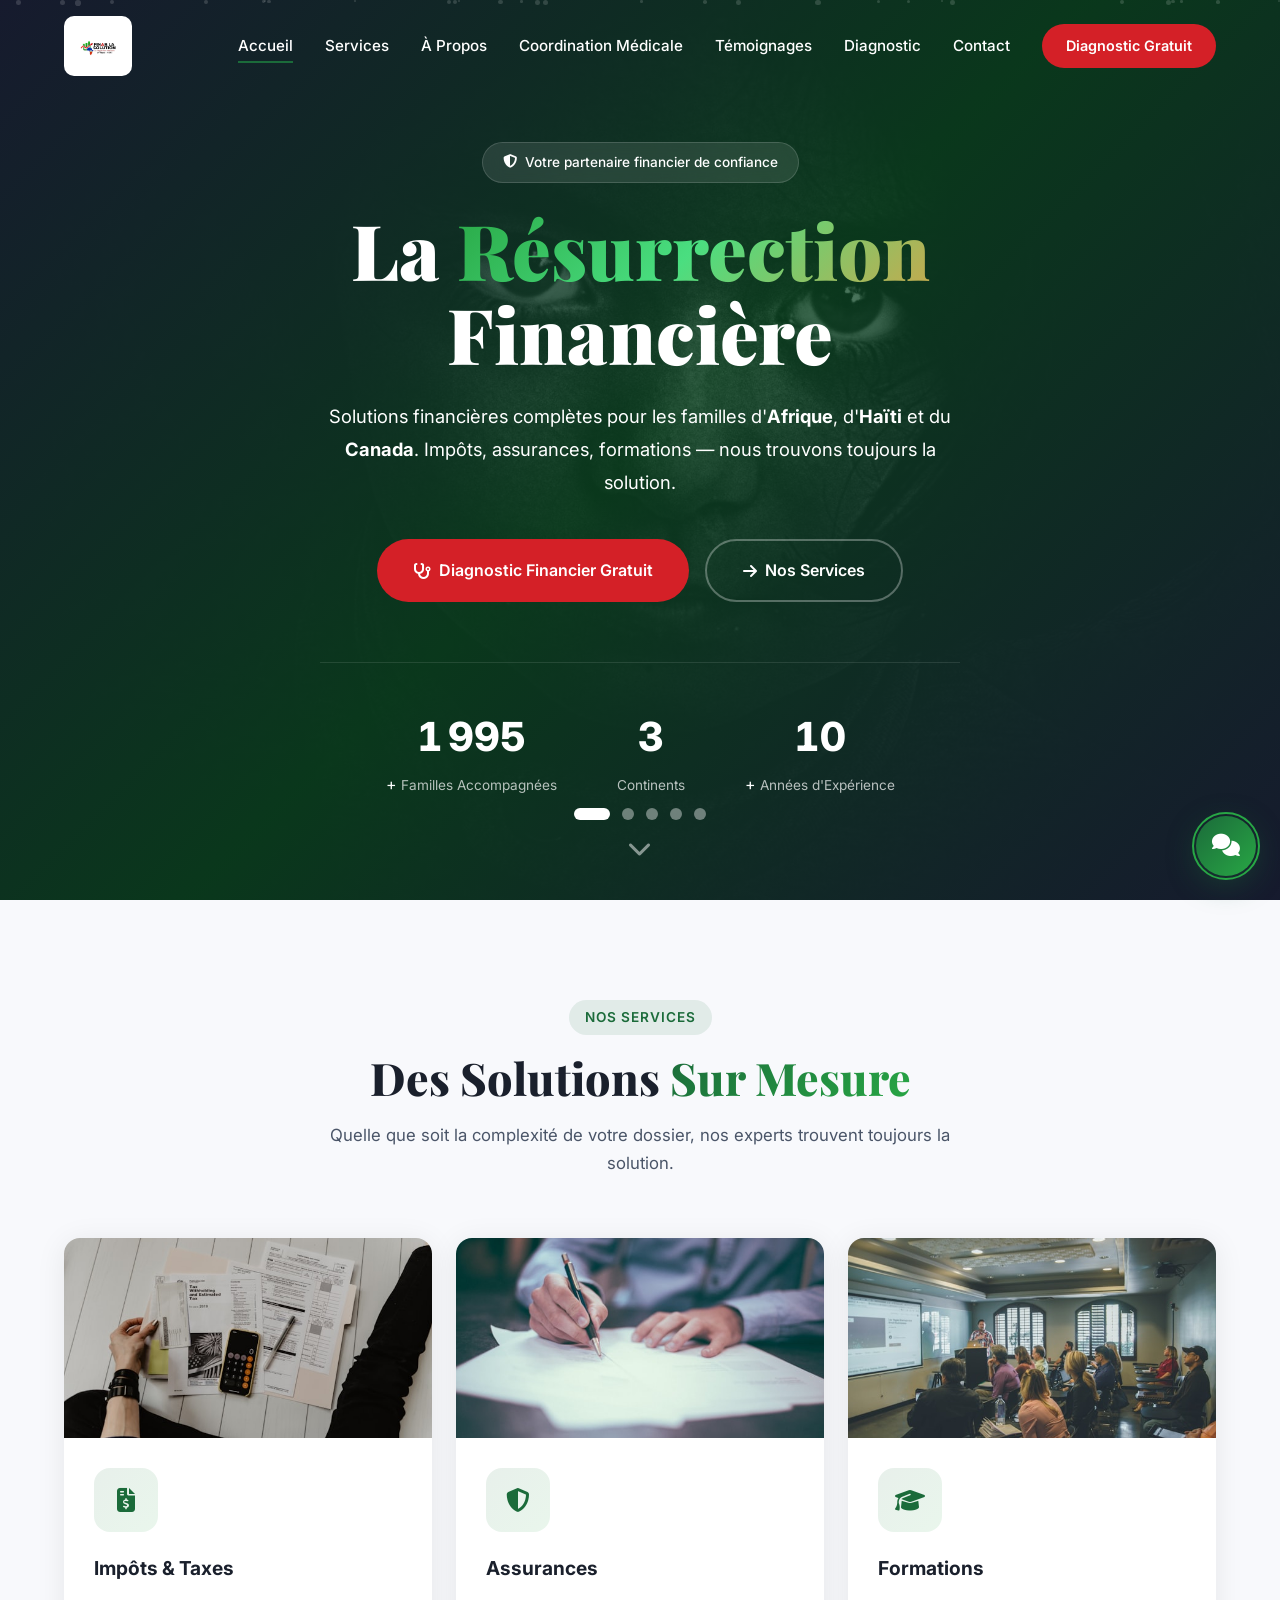
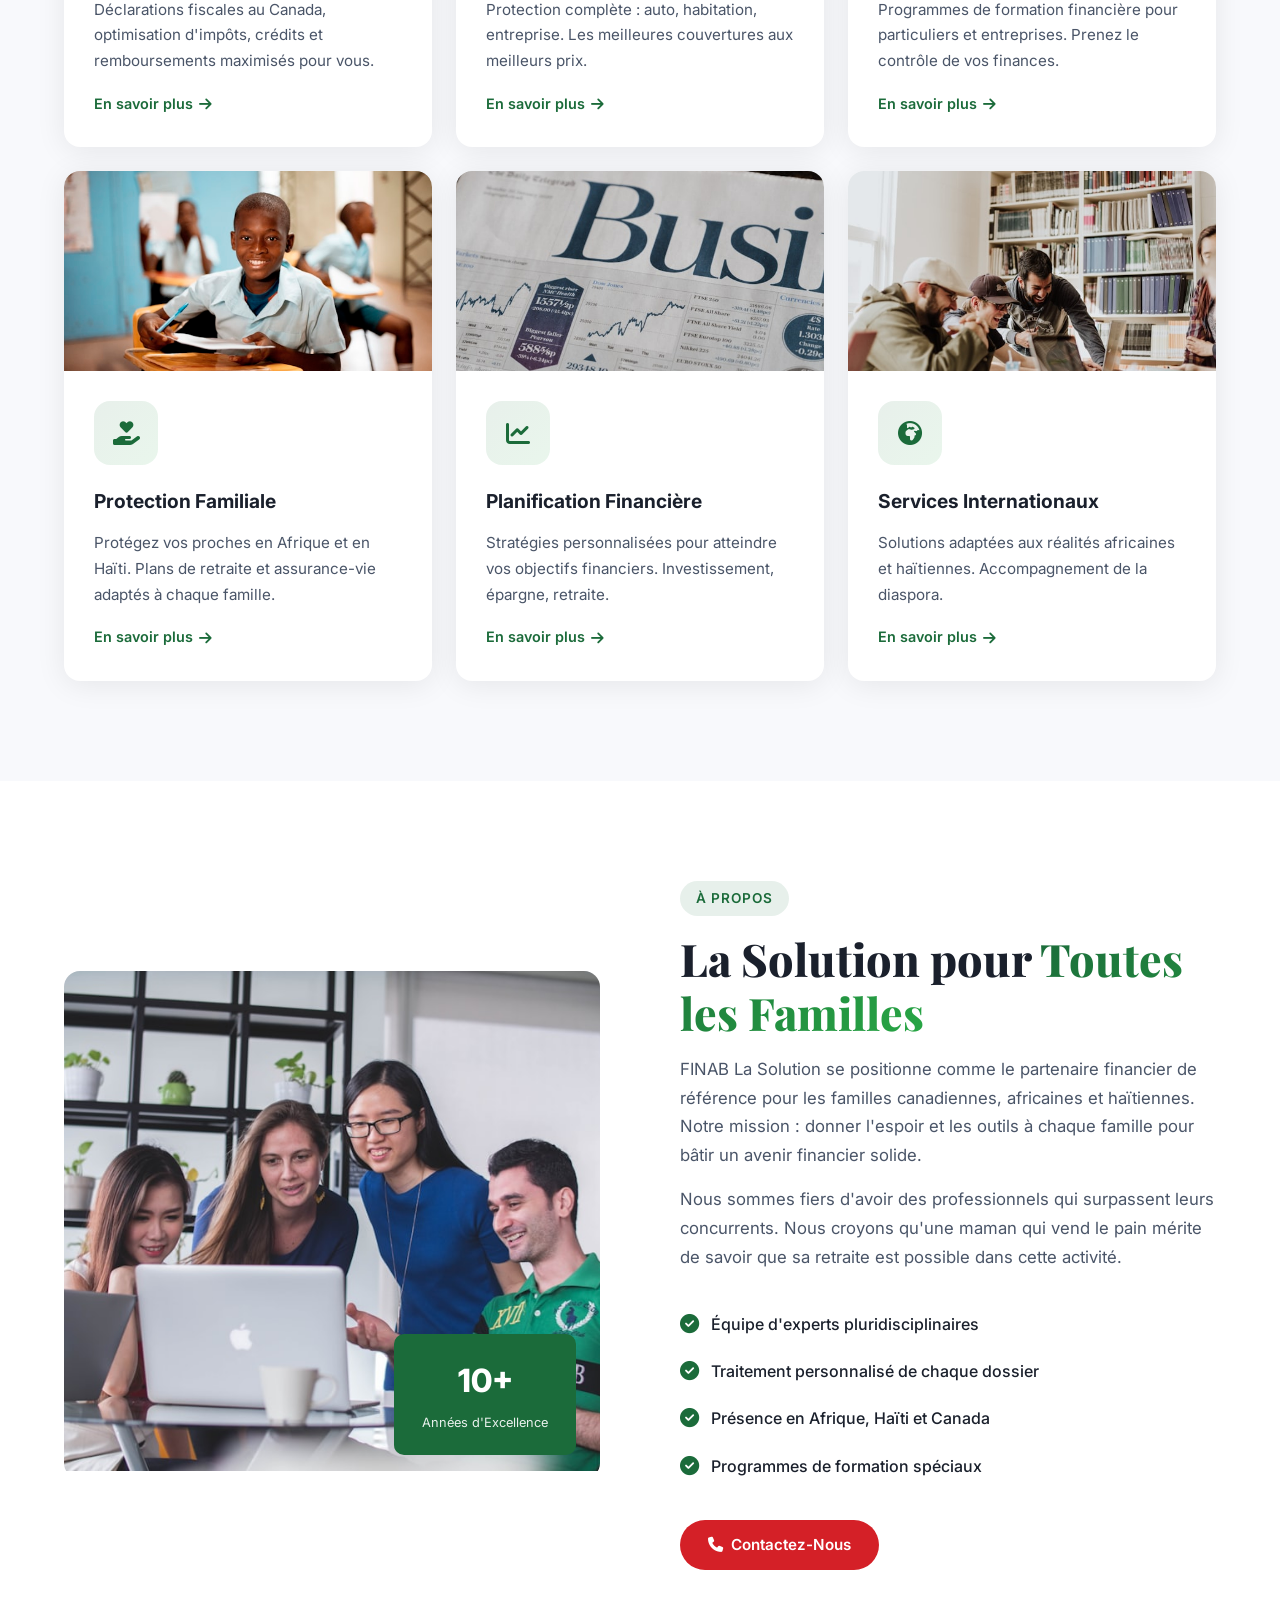
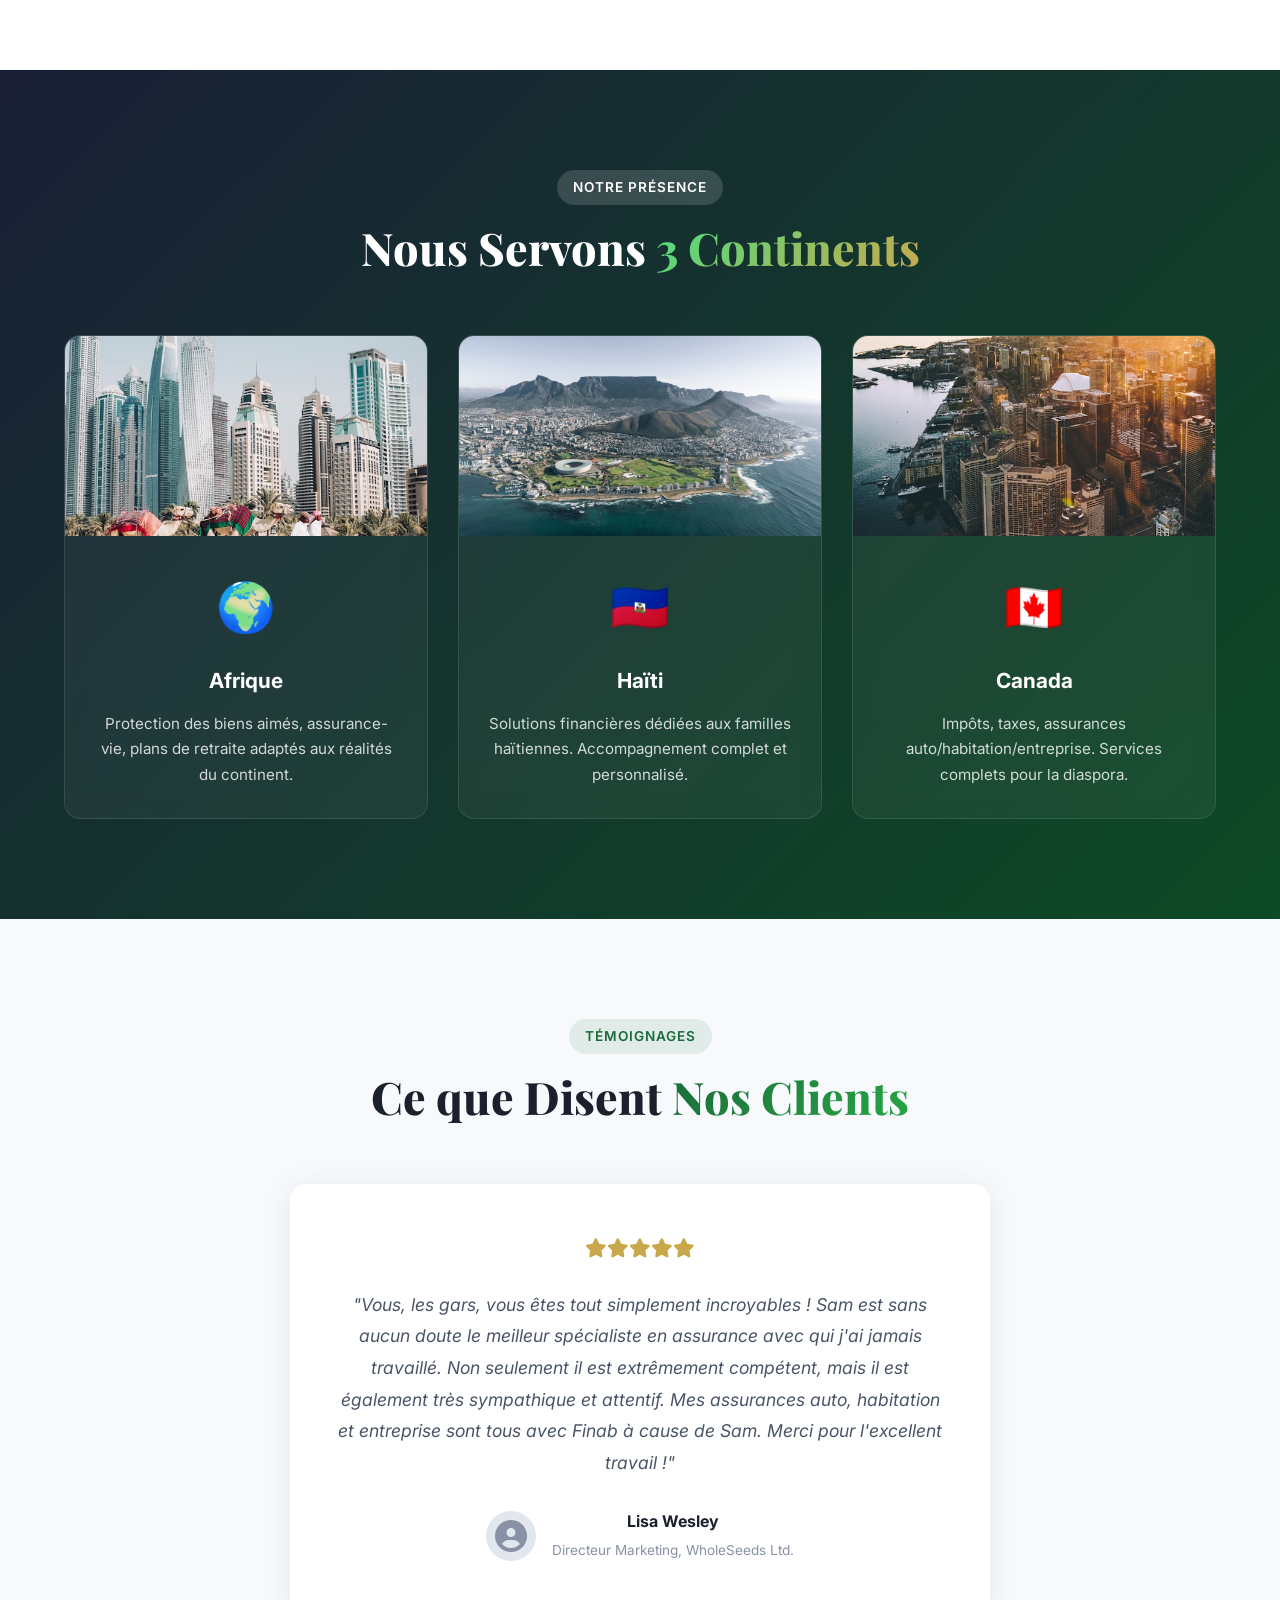
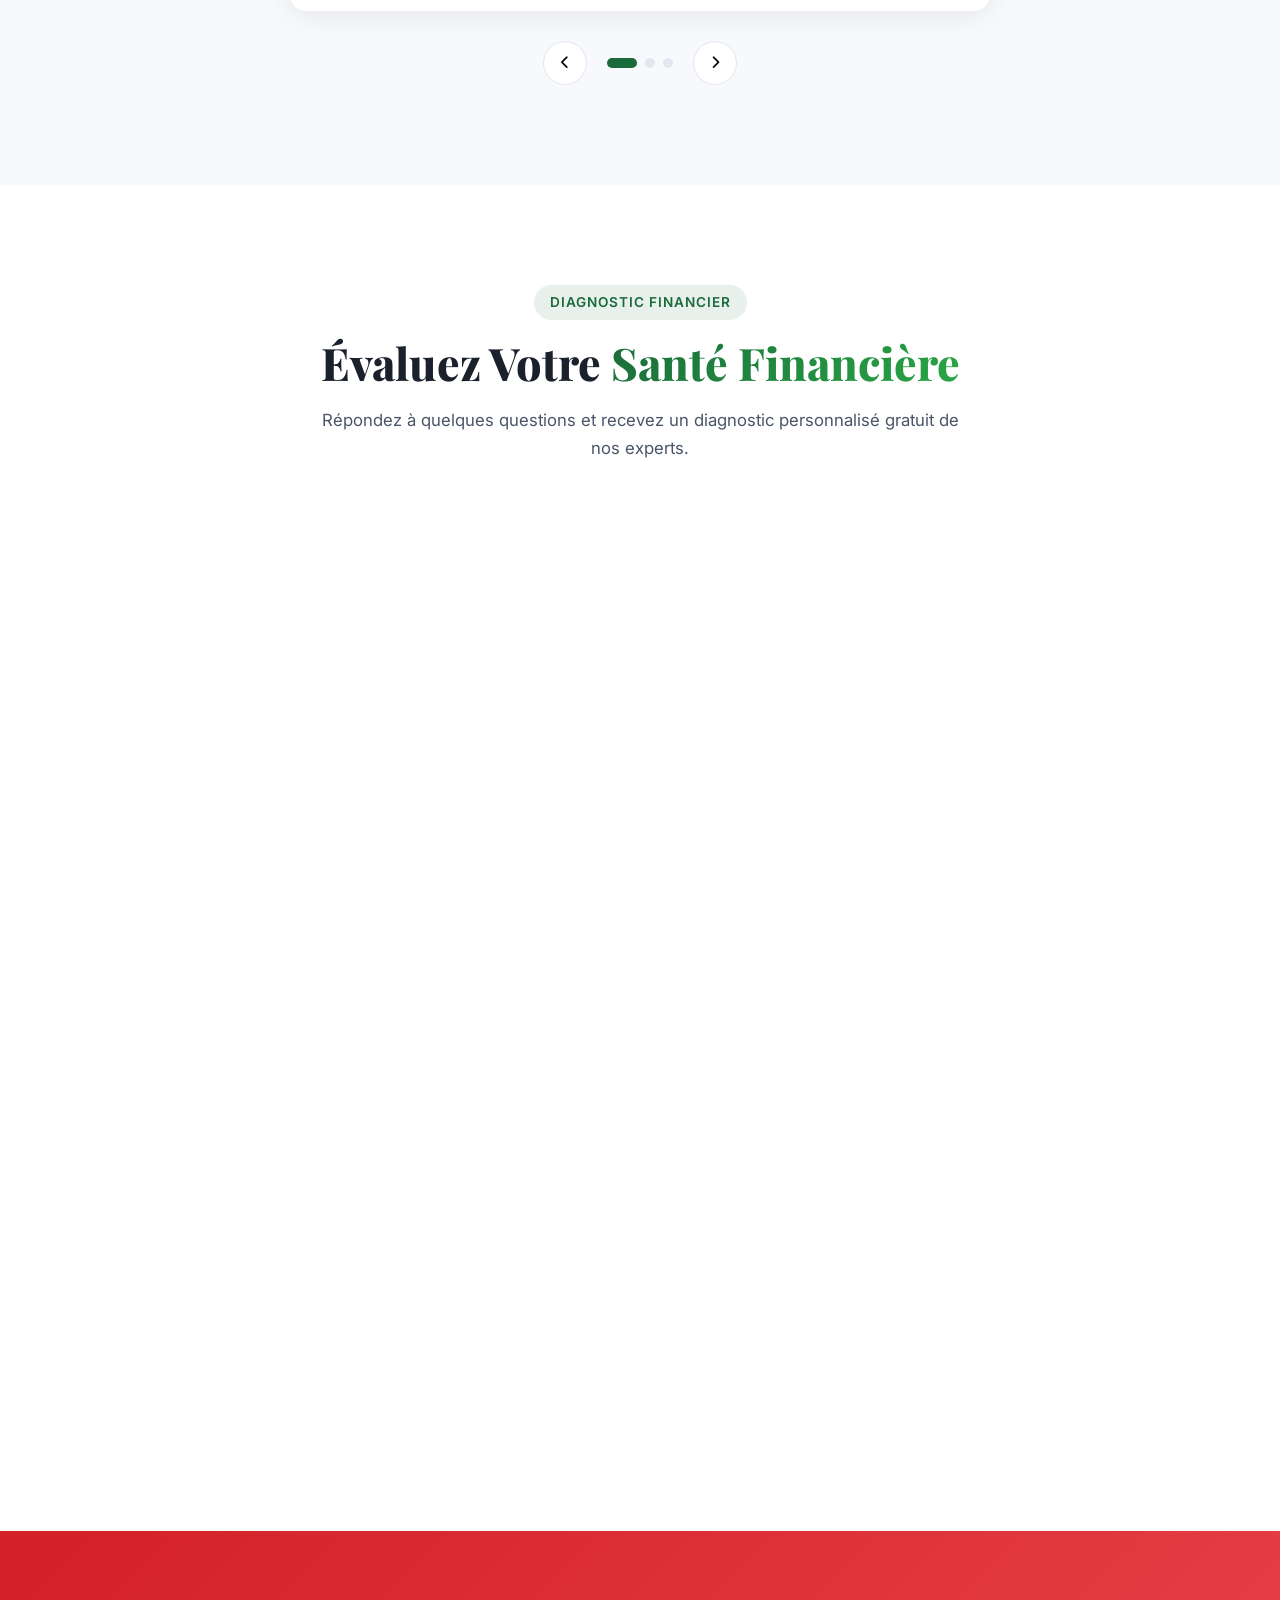
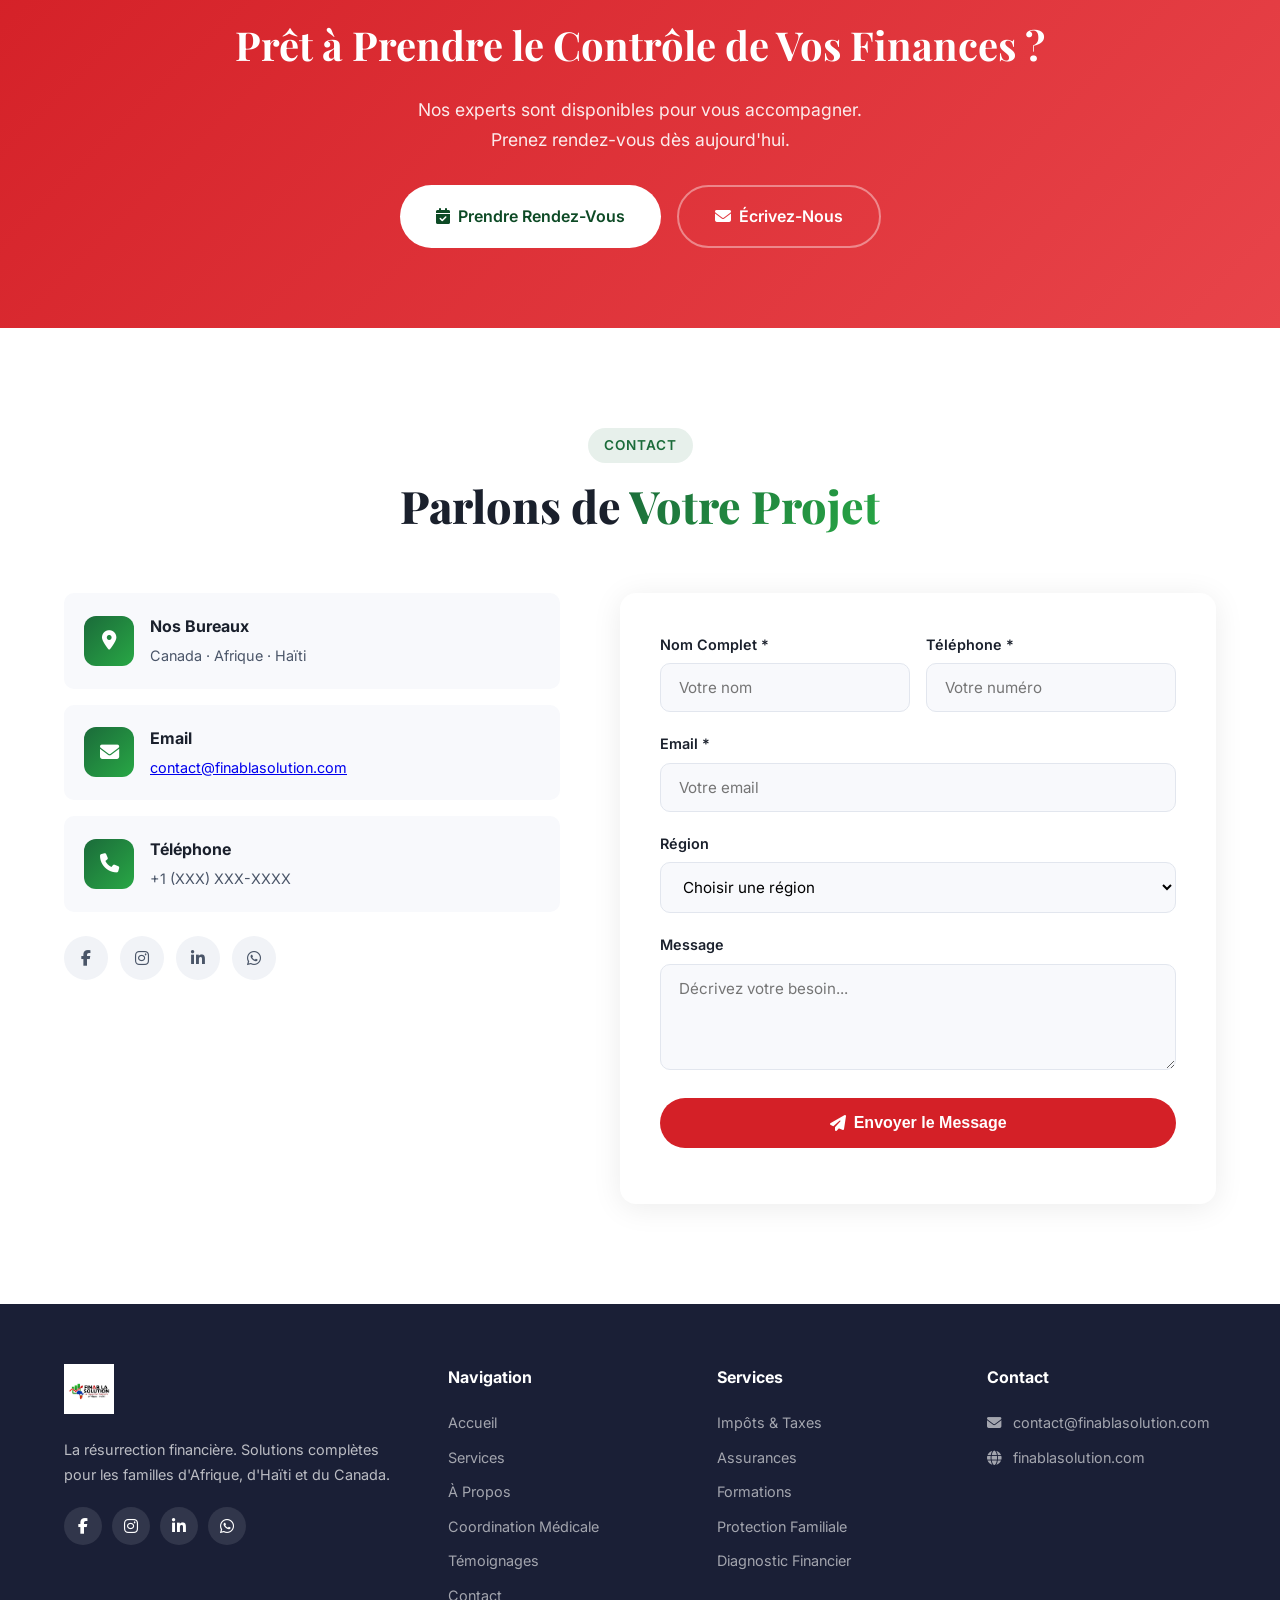
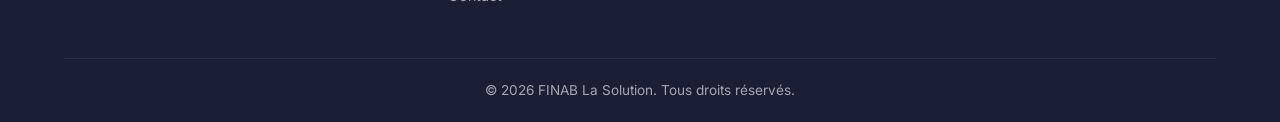
<file: index.html>
<!DOCTYPE html>
<html lang="fr">
<head>
    <meta charset="UTF-8">
    <meta name="viewport" content="width=device-width, initial-scale=1.0">
    <title>FINAB La Solution — La Résurrection Financière | Afrique - Haïti - Canada</title>
    <meta name="description" content="FINAB La Solution : services financiers, impôts, assurances et formations pour les familles canadiennes, africaines et haïtiennes.">
    <link rel="icon" href="img/logo-white.webp">
    <meta property="og:type" content="website">
    <meta property="og:title" content="FINAB La Solution — La Résurrection Financière">
    <meta property="og:description" content="Impôts, assurances, formations et coordination médicale pour les familles d'Afrique, d'Haïti et du Canada.">
    <meta property="og:image" content="img/hero1.jpg">
    <meta property="og:locale" content="fr_CA">
    <meta name="twitter:card" content="summary_large_image">
    <link href="https://fonts.googleapis.com/css2?family=Inter:wght@300;400;500;600;700;800;900&family=Playfair+Display:wght@700;800;900&display=swap" rel="stylesheet">
    <link rel="stylesheet" href="https://cdnjs.cloudflare.com/ajax/libs/font-awesome/6.5.1/css/all.min.css">
    <link rel="stylesheet" href="css/style.css">
    <link rel="stylesheet" href="css/animations.css">
    <link rel="stylesheet" href="css/chatbot.css">
</head>
<body>
    <!-- Preloader -->
    <div id="preloader">
        <div class="loader">
            <img src="img/logo-white.webp" alt="FINAB" class="loader-logo">
            <div class="loader-bar"><div class="loader-progress"></div></div>
        </div>
    </div>

    <!-- Navigation -->
    <header id="navbar" class="navbar">
        <div class="container nav-container">
            <a href="#" class="nav-logo">
                <img src="img/logo-white.webp" alt="FINAB La Solution">
            </a>
            <nav class="nav-menu" id="navMenu">
                <a href="#accueil" class="nav-link active">Accueil</a>
                <a href="#services" class="nav-link">Services</a>
                <a href="#apropos" class="nav-link">À Propos</a>
                <a href="./pages/coordination-medicale.html" class="nav-link">Coordination Médicale</a>
                <a href="#temoignages" class="nav-link">Témoignages</a>
                <a href="#diagnostic" class="nav-link">Diagnostic</a>
                <a href="#contact" class="nav-link">Contact</a>
                <a href="#diagnostic" class="nav-btn">Diagnostic Gratuit</a>
            </nav>
            <button class="nav-toggle" id="navToggle" aria-label="Menu">
                <span></span><span></span><span></span>
            </button>
        </div>
    </header>

    <!-- Hero Slider Section -->
    <section id="accueil" class="hero">
        <!-- Background Slider -->
        <div class="hero-slider">
            <div class="hero-slide active" style="background-image: url('img/hero1.jpg')">
                <div class="slide-overlay"></div>
            </div>
            <div class="hero-slide" style="background-image: url('img/hero2.jpg')">
                <div class="slide-overlay"></div>
            </div>
            <div class="hero-slide" style="background-image: url('img/hero3.jpg')">
                <div class="slide-overlay"></div>
            </div>
            <div class="hero-slide" style="background-image: url('img/hero5.jpg')">
                <div class="slide-overlay"></div>
            </div>
            <div class="hero-slide" style="background-image: url('img/hero4.jpg')">
                <div class="slide-overlay"></div>
            </div>
        </div>
        <div class="particles" id="particles"></div>
        <div class="container hero-content">
            <div class="hero-badge fade-up">
                <i class="fas fa-shield-halved"></i>
                Votre partenaire financier de confiance
            </div>
            <h1 class="hero-title fade-up delay-1">
                La <span class="text-gradient">Résurrection</span><br>
                Financière
            </h1>
            <p class="hero-subtitle fade-up delay-2">
                Solutions financières complètes pour les familles d'<strong>Afrique</strong>, d'<strong>Haïti</strong> et du <strong>Canada</strong>. 
                Impôts, assurances, formations — nous trouvons toujours la solution.
            </p>
            <div class="hero-cta fade-up delay-3">
                <a href="#diagnostic" class="btn btn-primary btn-lg">
                    <i class="fas fa-stethoscope"></i> Diagnostic Financier Gratuit
                </a>
                <a href="#services" class="btn btn-outline btn-lg">
                    <i class="fas fa-arrow-right"></i> Nos Services
                </a>
            </div>
            <div class="hero-stats fade-up delay-4">
                <div class="stat">
                    <span class="stat-number" data-count="2000">0</span>+
                    <span class="stat-label">Familles Accompagnées</span>
                </div>
                <div class="stat">
                    <span class="stat-number" data-count="3">0</span>
                    <span class="stat-label">Continents</span>
                </div>
                <div class="stat">
                    <span class="stat-number" data-count="10">0</span>+
                    <span class="stat-label">Années d'Expérience</span>
                </div>
            </div>
        </div>
        <!-- Slider Navigation -->
        <div class="hero-slider-nav" aria-label="Choisir une image du carrousel">
            <button type="button" class="slider-dot active" aria-label="Image 1"></button>
            <button type="button" class="slider-dot" aria-label="Image 2"></button>
            <button type="button" class="slider-dot" aria-label="Image 3"></button>
            <button type="button" class="slider-dot" aria-label="Image 4"></button>
            <button type="button" class="slider-dot" aria-label="Image 5"></button>
        </div>
        <div class="hero-scroll">
            <a href="#services"><i class="fas fa-chevron-down"></i></a>
        </div>
    </section>

    <!-- Services Section -->
    <section id="services" class="section services">
        <div class="container">
            <div class="section-header fade-up">
                <span class="section-tag">Nos Services</span>
                <h2 class="section-title">Des Solutions <span class="text-gradient">Sur Mesure</span></h2>
                <p class="section-desc">Quelle que soit la complexité de votre dossier, nos experts trouvent toujours la solution.</p>
            </div>
            <div class="services-grid">
                <div class="service-card fade-up">
                    <div class="service-img"><img src="img/service-impots.jpg" loading="lazy" decoding="async" alt="Impôts & Taxes"></div>
                    <div class="service-body">
                        <div class="service-icon"><i class="fas fa-file-invoice-dollar"></i></div>
                        <h3>Impôts & Taxes</h3>
                        <p>Déclarations fiscales au Canada, optimisation d'impôts, crédits et remboursements maximisés pour vous.</p>
                        <a href="#contact" class="service-link">En savoir plus <i class="fas fa-arrow-right"></i></a>
                    </div>
                </div>
                <div class="service-card fade-up delay-1">
                    <div class="service-img"><img src="img/service-assurance.jpg" loading="lazy" decoding="async" alt="Assurances"></div>
                    <div class="service-body">
                        <div class="service-icon"><i class="fas fa-shield-halved"></i></div>
                        <h3>Assurances</h3>
                        <p>Protection complète : auto, habitation, entreprise. Les meilleures couvertures aux meilleurs prix.</p>
                        <a href="#contact" class="service-link">En savoir plus <i class="fas fa-arrow-right"></i></a>
                    </div>
                </div>
                <div class="service-card fade-up delay-2">
                    <div class="service-img"><img src="img/service-formation.jpg" loading="lazy" decoding="async" alt="Formations"></div>
                    <div class="service-body">
                        <div class="service-icon"><i class="fas fa-graduation-cap"></i></div>
                        <h3>Formations</h3>
                        <p>Programmes de formation financière pour particuliers et entreprises. Prenez le contrôle de vos finances.</p>
                        <a href="#contact" class="service-link">En savoir plus <i class="fas fa-arrow-right"></i></a>
                    </div>
                </div>
                <div class="service-card fade-up delay-3">
                    <div class="service-img"><img src="img/service-famille.jpg" loading="lazy" decoding="async" alt="Protection Familiale"></div>
                    <div class="service-body">
                        <div class="service-icon"><i class="fas fa-hand-holding-heart"></i></div>
                        <h3>Protection Familiale</h3>
                        <p>Protégez vos proches en Afrique et en Haïti. Plans de retraite et assurance-vie adaptés à chaque famille.</p>
                        <a href="#contact" class="service-link">En savoir plus <i class="fas fa-arrow-right"></i></a>
                    </div>
                </div>
                <div class="service-card fade-up delay-4">
                    <div class="service-img"><img src="img/service-finance.jpg" loading="lazy" decoding="async" alt="Planification Financière"></div>
                    <div class="service-body">
                        <div class="service-icon"><i class="fas fa-chart-line"></i></div>
                        <h3>Planification Financière</h3>
                        <p>Stratégies personnalisées pour atteindre vos objectifs financiers. Investissement, épargne, retraite.</p>
                        <a href="#contact" class="service-link">En savoir plus <i class="fas fa-arrow-right"></i></a>
                    </div>
                </div>
                <div class="service-card fade-up delay-5">
                    <div class="service-img"><img src="img/service-international.jpg" loading="lazy" decoding="async" alt="Services Internationaux"></div>
                    <div class="service-body">
                        <div class="service-icon"><i class="fas fa-globe-africa"></i></div>
                        <h3>Services Internationaux</h3>
                        <p>Solutions adaptées aux réalités africaines et haïtiennes. Accompagnement de la diaspora.</p>
                        <a href="#contact" class="service-link">En savoir plus <i class="fas fa-arrow-right"></i></a>
                    </div>
                </div>
            </div>
        </div>
    </section>

    <!-- About Section -->
    <section id="apropos" class="section about">
        <div class="container">
            <div class="about-grid">
                <div class="about-image fade-left">
                    <div class="about-img-wrapper">
                        <img src="img/about.jpg" loading="lazy" decoding="async" alt="L'équipe FINAB La Solution">
                        <div class="about-badge">
                            <span class="badge-number">10+</span>
                            <span class="badge-text">Années d'Excellence</span>
                        </div>
                    </div>
                </div>
                <div class="about-content fade-right">
                    <span class="section-tag">À Propos</span>
                    <h2 class="section-title">La Solution pour <span class="text-gradient">Toutes les Familles</span></h2>
                    <p>FINAB La Solution se positionne comme le partenaire financier de référence pour les familles canadiennes, africaines et haïtiennes. Notre mission : donner l'espoir et les outils à chaque famille pour bâtir un avenir financier solide.</p>
                    <p>Nous sommes fiers d'avoir des professionnels qui surpassent leurs concurrents. Nous croyons qu'une maman qui vend le pain mérite de savoir que sa retraite est possible dans cette activité.</p>
                    <div class="about-features">
                        <div class="feature">
                            <i class="fas fa-check-circle"></i>
                            <span>Équipe d'experts pluridisciplinaires</span>
                        </div>
                        <div class="feature">
                            <i class="fas fa-check-circle"></i>
                            <span>Traitement personnalisé de chaque dossier</span>
                        </div>
                        <div class="feature">
                            <i class="fas fa-check-circle"></i>
                            <span>Présence en Afrique, Haïti et Canada</span>
                        </div>
                        <div class="feature">
                            <i class="fas fa-check-circle"></i>
                            <span>Programmes de formation spéciaux</span>
                        </div>
                    </div>
                    <a href="#contact" class="btn btn-primary">
                        <i class="fas fa-phone"></i> Contactez-Nous
                    </a>
                </div>
            </div>
        </div>
    </section>

    <!-- Regions Section -->
    <section class="section regions">
        <div class="container">
            <div class="section-header fade-up">
                <span class="section-tag">Notre Présence</span>
                <h2 class="section-title">Nous Servons <span class="text-gradient">3 Continents</span></h2>
            </div>
            <div class="regions-grid">
                <div class="region-card fade-up">
                    <div class="region-img"><img src="img/region-afrique.jpg" loading="lazy" decoding="async" alt="Afrique"></div>
                    <div class="region-body">
                        <div class="region-icon">🌍</div>
                        <h3>Afrique</h3>
                        <p>Protection des biens aimés, assurance-vie, plans de retraite adaptés aux réalités du continent.</p>
                    </div>
                </div>
                <div class="region-card fade-up delay-1">
                    <div class="region-img"><img src="img/region-haiti.jpg" loading="lazy" decoding="async" alt="Haïti"></div>
                    <div class="region-body">
                        <div class="region-icon">🇭🇹</div>
                        <h3>Haïti</h3>
                        <p>Solutions financières dédiées aux familles haïtiennes. Accompagnement complet et personnalisé.</p>
                    </div>
                </div>
                <div class="region-card fade-up delay-2">
                    <div class="region-img"><img src="img/region-canada.jpg" loading="lazy" decoding="async" alt="Canada"></div>
                    <div class="region-body">
                        <div class="region-icon">🇨🇦</div>
                        <h3>Canada</h3>
                        <p>Impôts, taxes, assurances auto/habitation/entreprise. Services complets pour la diaspora.</p>
                    </div>
                </div>
            </div>
        </div>
    </section>

    <!-- Testimonials -->
    <section id="temoignages" class="section testimonials">
        <div class="container">
            <div class="section-header fade-up">
                <span class="section-tag">Témoignages</span>
                <h2 class="section-title">Ce que Disent <span class="text-gradient">Nos Clients</span></h2>
            </div>
            <div class="testimonials-slider fade-up">
                <div class="testimonial-card active">
                    <div class="testimonial-stars">
                        <i class="fas fa-star"></i><i class="fas fa-star"></i><i class="fas fa-star"></i><i class="fas fa-star"></i><i class="fas fa-star"></i>
                    </div>
                    <p class="testimonial-text">"Vous, les gars, vous êtes tout simplement incroyables ! Sam est sans aucun doute le meilleur spécialiste en assurance avec qui j'ai jamais travaillé. Non seulement il est extrêmement compétent, mais il est également très sympathique et attentif. Mes assurances auto, habitation et entreprise sont tous avec Finab à cause de Sam. Merci pour l'excellent travail !"</p>
                    <div class="testimonial-author">
                        <div class="author-avatar"><i class="fas fa-user-circle"></i></div>
                        <div>
                            <strong>Lisa Wesley</strong>
                            <span>Directeur Marketing, WholeSeeds Ltd.</span>
                        </div>
                    </div>
                </div>
                <div class="testimonial-card">
                    <div class="testimonial-stars">
                        <i class="fas fa-star"></i><i class="fas fa-star"></i><i class="fas fa-star"></i><i class="fas fa-star"></i><i class="fas fa-star"></i>
                    </div>
                    <p class="testimonial-text">"Grâce à FINAB, j'ai pu optimiser mes déclarations d'impôts et économiser plus de 2000$. Leur équipe est professionnelle, réactive et toujours disponible pour répondre à mes questions. Je recommande vivement !"</p>
                    <div class="testimonial-author">
                        <div class="author-avatar"><i class="fas fa-user-circle"></i></div>
                        <div>
                            <strong>Jean-Pierre Toussaint</strong>
                            <span>Entrepreneur, Montréal</span>
                        </div>
                    </div>
                </div>
                <div class="testimonial-card">
                    <div class="testimonial-stars">
                        <i class="fas fa-star"></i><i class="fas fa-star"></i><i class="fas fa-star"></i><i class="fas fa-star"></i><i class="fas fa-star"></i>
                    </div>
                    <p class="testimonial-text">"FINAB m'a aidé à mettre en place un plan de retraite pour ma mère au Togo. C'est rassurant de savoir qu'elle est protégée. Merci pour votre humanité et votre professionnalisme !"</p>
                    <div class="testimonial-author">
                        <div class="author-avatar"><i class="fas fa-user-circle"></i></div>
                        <div>
                            <strong>Ama Koudjo</strong>
                            <span>Infirmière, Toronto</span>
                        </div>
                    </div>
                </div>
                <div class="testimonial-nav">
                    <button class="test-prev" aria-label="Précédent"><i class="fas fa-chevron-left"></i></button>
                    <div class="test-dots">
                        <button type="button" class="dot active" aria-label="Témoignage 1"></button>
                        <button type="button" class="dot" aria-label="Témoignage 2"></button>
                        <button type="button" class="dot" aria-label="Témoignage 3"></button>
                    </div>
                    <button class="test-next" aria-label="Suivant"><i class="fas fa-chevron-right"></i></button>
                </div>
            </div>
        </div>
    </section>

    <!-- Diagnostic Section -->
    <section id="diagnostic" class="section diagnostic">
        <div class="container">
            <div class="section-header fade-up">
                <span class="section-tag">Diagnostic Financier</span>
                <h2 class="section-title">Évaluez Votre <span class="text-gradient">Santé Financière</span></h2>
                <p class="section-desc">Répondez à quelques questions et recevez un diagnostic personnalisé gratuit de nos experts.</p>
            </div>
            <div class="diagnostic-wrapper fade-up">
                <iframe src="https://docs.google.com/forms/d/e/1FAIpQLScCma5qRB0hT_2P0PGqeSwTeg1uvLmOYzKhtQ_eGNnMEmuTTg/viewform?embedded=true" title="Diagnostic financier gratuit FINAB" width="100%" height="900" loading="lazy" style="border-radius: 16px; border: none;">Chargement…</iframe>
            </div>
        </div>
    </section>

    <!-- CTA Section -->
    <section class="section cta-section">
        <div class="container">
            <div class="cta-content fade-up">
                <h2>Prêt à Prendre le Contrôle de Vos Finances ?</h2>
                <p>Nos experts sont disponibles pour vous accompagner. Prenez rendez-vous dès aujourd'hui.</p>
                <div class="cta-buttons">
                    <a href="#contact" class="btn btn-white btn-lg">
                        <i class="fas fa-calendar-check"></i> Prendre Rendez-Vous
                    </a>
                    <a href="mailto:contact@finablasolution.com" class="btn btn-outline-white btn-lg">
                        <i class="fas fa-envelope"></i> Écrivez-Nous
                    </a>
                </div>
            </div>
        </div>
    </section>

    <!-- Contact Section -->
    <section id="contact" class="section contact">
        <div class="container">
            <div class="section-header fade-up">
                <span class="section-tag">Contact</span>
                <h2 class="section-title">Parlons de <span class="text-gradient">Votre Projet</span></h2>
            </div>
            <div class="contact-grid">
                <div class="contact-info fade-left">
                    <div class="contact-card">
                        <div class="contact-icon"><i class="fas fa-map-marker-alt"></i></div>
                        <div>
                            <h4>Nos Bureaux</h4>
                            <p>Canada · Afrique · Haïti</p>
                        </div>
                    </div>
                    <div class="contact-card">
                        <div class="contact-icon"><i class="fas fa-envelope"></i></div>
                        <div>
                            <h4>Email</h4>
                            <p><a href="mailto:contact@finablasolution.com">contact@finablasolution.com</a></p>
                        </div>
                    </div>
                    <div class="contact-card">
                        <div class="contact-icon"><i class="fas fa-phone"></i></div>
                        <div>
                            <h4>Téléphone</h4>
                            <p>+1 (XXX) XXX-XXXX</p>
                        </div>
                    </div>
                    <div class="contact-socials">
                        <a href="#" class="social-icon"><i class="fab fa-facebook-f"></i></a>
                        <a href="#" class="social-icon"><i class="fab fa-instagram"></i></a>
                        <a href="#" class="social-icon"><i class="fab fa-linkedin-in"></i></a>
                        <a href="#" class="social-icon"><i class="fab fa-whatsapp"></i></a>
                    </div>
                </div>
                <form class="contact-form fade-right" id="contactForm" name="contact" method="POST"
                      action="/" data-netlify="true" netlify-honeypot="bot-field">
                    <input type="hidden" name="form-name" value="contact">
                    <p class="hp-field" aria-hidden="true">
                        <label>Ne pas remplir : <input name="bot-field" tabindex="-1" autocomplete="off"></label>
                    </p>
                    <div class="form-row">
                        <div class="form-group">
                            <label for="name">Nom Complet *</label>
                            <input type="text" id="name" name="name" required placeholder="Votre nom">
                        </div>
                        <div class="form-group">
                            <label for="phone">Téléphone *</label>
                            <input type="tel" id="phone" name="phone" required placeholder="Votre numéro">
                        </div>
                    </div>
                    <div class="form-group">
                        <label for="email">Email *</label>
                        <input type="email" id="email" name="email" required placeholder="Votre email">
                    </div>
                    <div class="form-group">
                        <label for="region">Région</label>
                        <select id="region" name="region">
                            <option value="">Choisir une région</option>
                            <option value="canada">Produits au Canada</option>
                            <option value="afrique">Produits en Afrique</option>
                            <option value="haiti">Produits en Haïti</option>
                        </select>
                    </div>
                    <div class="form-group">
                        <label for="message">Message</label>
                        <textarea id="message" name="message" rows="4" placeholder="Décrivez votre besoin..."></textarea>
                    </div>
                    <button type="submit" class="btn btn-primary btn-lg btn-full">
                        <i class="fas fa-paper-plane"></i> Envoyer le Message
                    </button>
                    <p class="form-status" id="formStatus" role="status" aria-live="polite"></p>
                </form>
            </div>
        </div>
    </section>

    <!-- Footer -->
    <footer class="footer">
        <div class="container">
            <div class="footer-grid">
                <div class="footer-brand">
                    <img src="img/logo-white.webp" alt="FINAB La Solution" class="footer-logo">
                    <p>La résurrection financière. Solutions complètes pour les familles d'Afrique, d'Haïti et du Canada.</p>
                    <div class="footer-socials">
                        <a href="#"><i class="fab fa-facebook-f"></i></a>
                        <a href="#"><i class="fab fa-instagram"></i></a>
                        <a href="#"><i class="fab fa-linkedin-in"></i></a>
                        <a href="#"><i class="fab fa-whatsapp"></i></a>
                    </div>
                </div>
                <div class="footer-links">
                    <h4>Navigation</h4>
                    <a href="#accueil">Accueil</a>
                    <a href="#services">Services</a>
                    <a href="#apropos">À Propos</a>
                    <a href="./pages/coordination-medicale.html">Coordination Médicale</a>
                    <a href="#temoignages">Témoignages</a>
                    <a href="#contact">Contact</a>
                </div>
                <div class="footer-links">
                    <h4>Services</h4>
                    <a href="#services">Impôts & Taxes</a>
                    <a href="#services">Assurances</a>
                    <a href="#services">Formations</a>
                    <a href="#services">Protection Familiale</a>
                    <a href="#diagnostic">Diagnostic Financier</a>
                </div>
                <div class="footer-links">
                    <h4>Contact</h4>
                    <p><i class="fas fa-envelope"></i> contact@finablasolution.com</p>
                    <p><i class="fas fa-globe"></i> finablasolution.com</p>
                </div>
            </div>
            <div class="footer-bottom">
                <p>&copy; <span data-current-year>2026</span> FINAB La Solution. Tous droits réservés.</p>
            </div>
        </div>
    </footer>

    <!-- Chatbot -->
    <div id="chatbot" class="chatbot">
        <button class="chatbot-toggle" id="chatbotToggle" aria-label="Assistant virtuel">
            <i class="fas fa-comments"></i>
            <span class="chatbot-pulse"></span>
        </button>
        <div class="chatbot-window" id="chatbotWindow">
            <div class="chatbot-header">
                <div class="chatbot-header-info">
                    <div class="chatbot-avatar"><i class="fas fa-robot"></i></div>
                    <div>
                        <strong>Assistant FINAB</strong>
                        <span class="chatbot-status">En ligne</span>
                    </div>
                </div>
                <button class="chatbot-close" id="chatbotClose"><i class="fas fa-times"></i></button>
            </div>
            <div class="chatbot-messages" id="chatbotMessages">
                <div class="chat-message bot">
                    <div class="chat-bubble">
                        👋 Bonjour ! Je suis l'assistant virtuel de FINAB La Solution. Comment puis-je vous aider aujourd'hui ?
                    </div>
                </div>
                <div class="chat-suggestions">
                    <button class="suggestion" data-msg="Quels sont vos services ?">📋 Nos Services</button>
                    <button class="suggestion" data-msg="Je veux prendre rendez-vous">📅 Prendre RDV</button>
                    <button class="suggestion" data-msg="Je veux faire mon diagnostic financier">🔍 Diagnostic</button>
                    <button class="suggestion" data-msg="Comment vous contacter ?">📞 Contact</button>
                </div>
            </div>
            <div class="chatbot-input">
                <input type="text" id="chatInput" placeholder="Tapez votre message..." autocomplete="off">
                <button id="chatSend"><i class="fas fa-paper-plane"></i></button>
            </div>
        </div>
    </div>

    <!-- Back to Top -->
    <button id="backToTop" class="back-to-top" aria-label="Retour en haut">
        <i class="fas fa-arrow-up"></i>
    </button>

    <script src="js/main.js"></script>
    <script src="js/chatbot.js"></script>
</body>
</html>
</file>
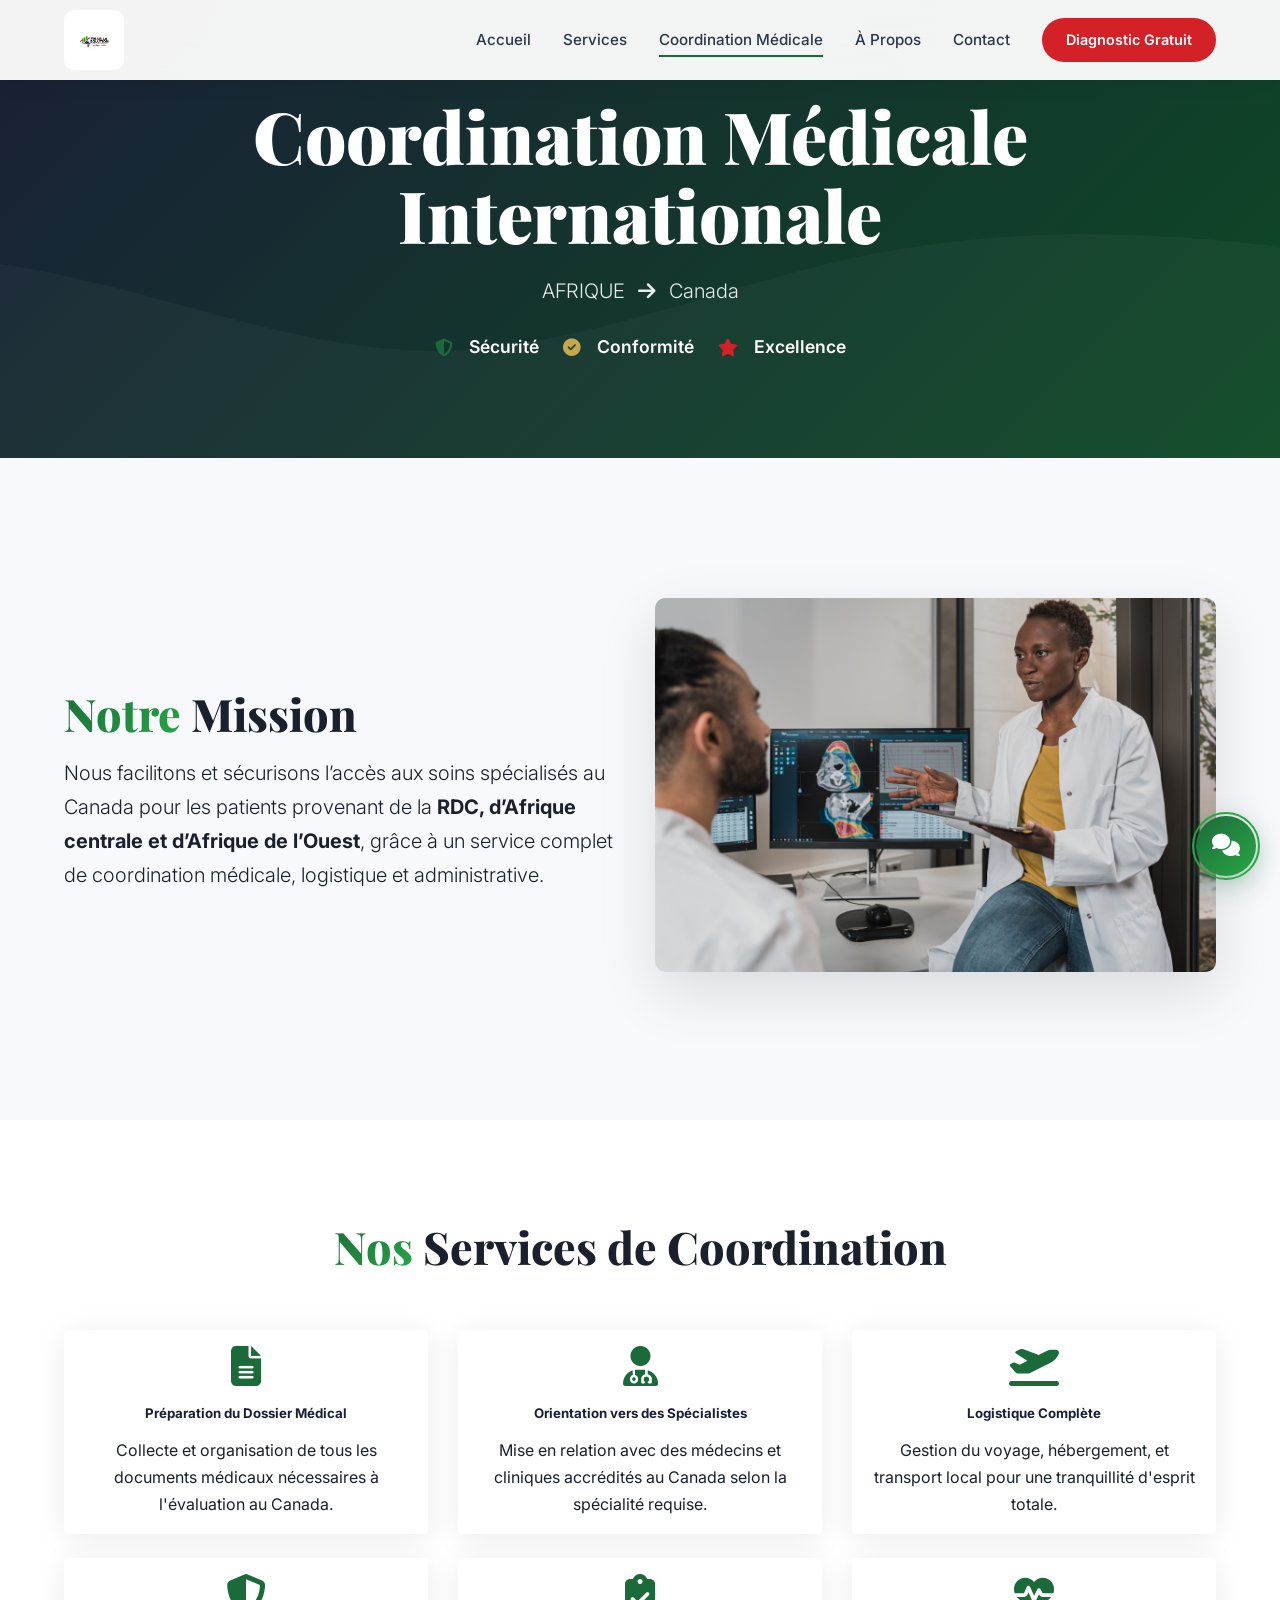
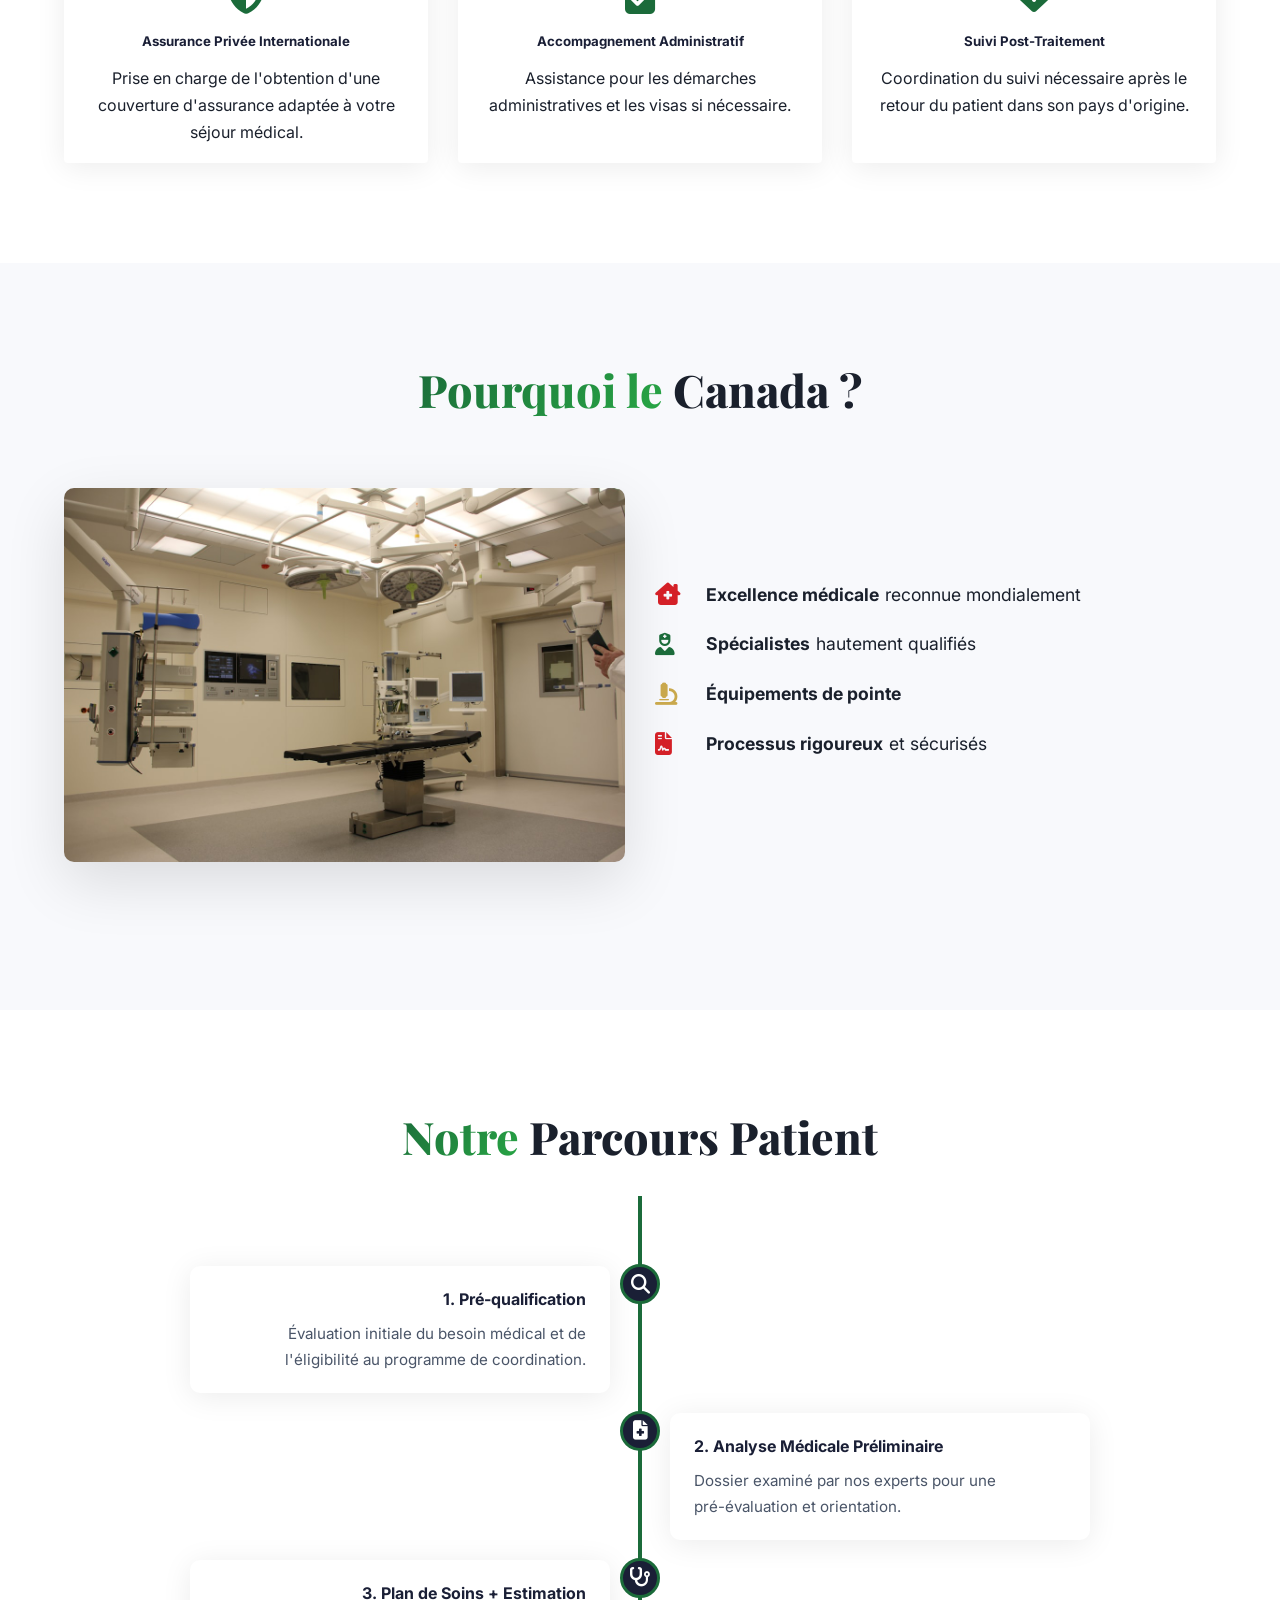
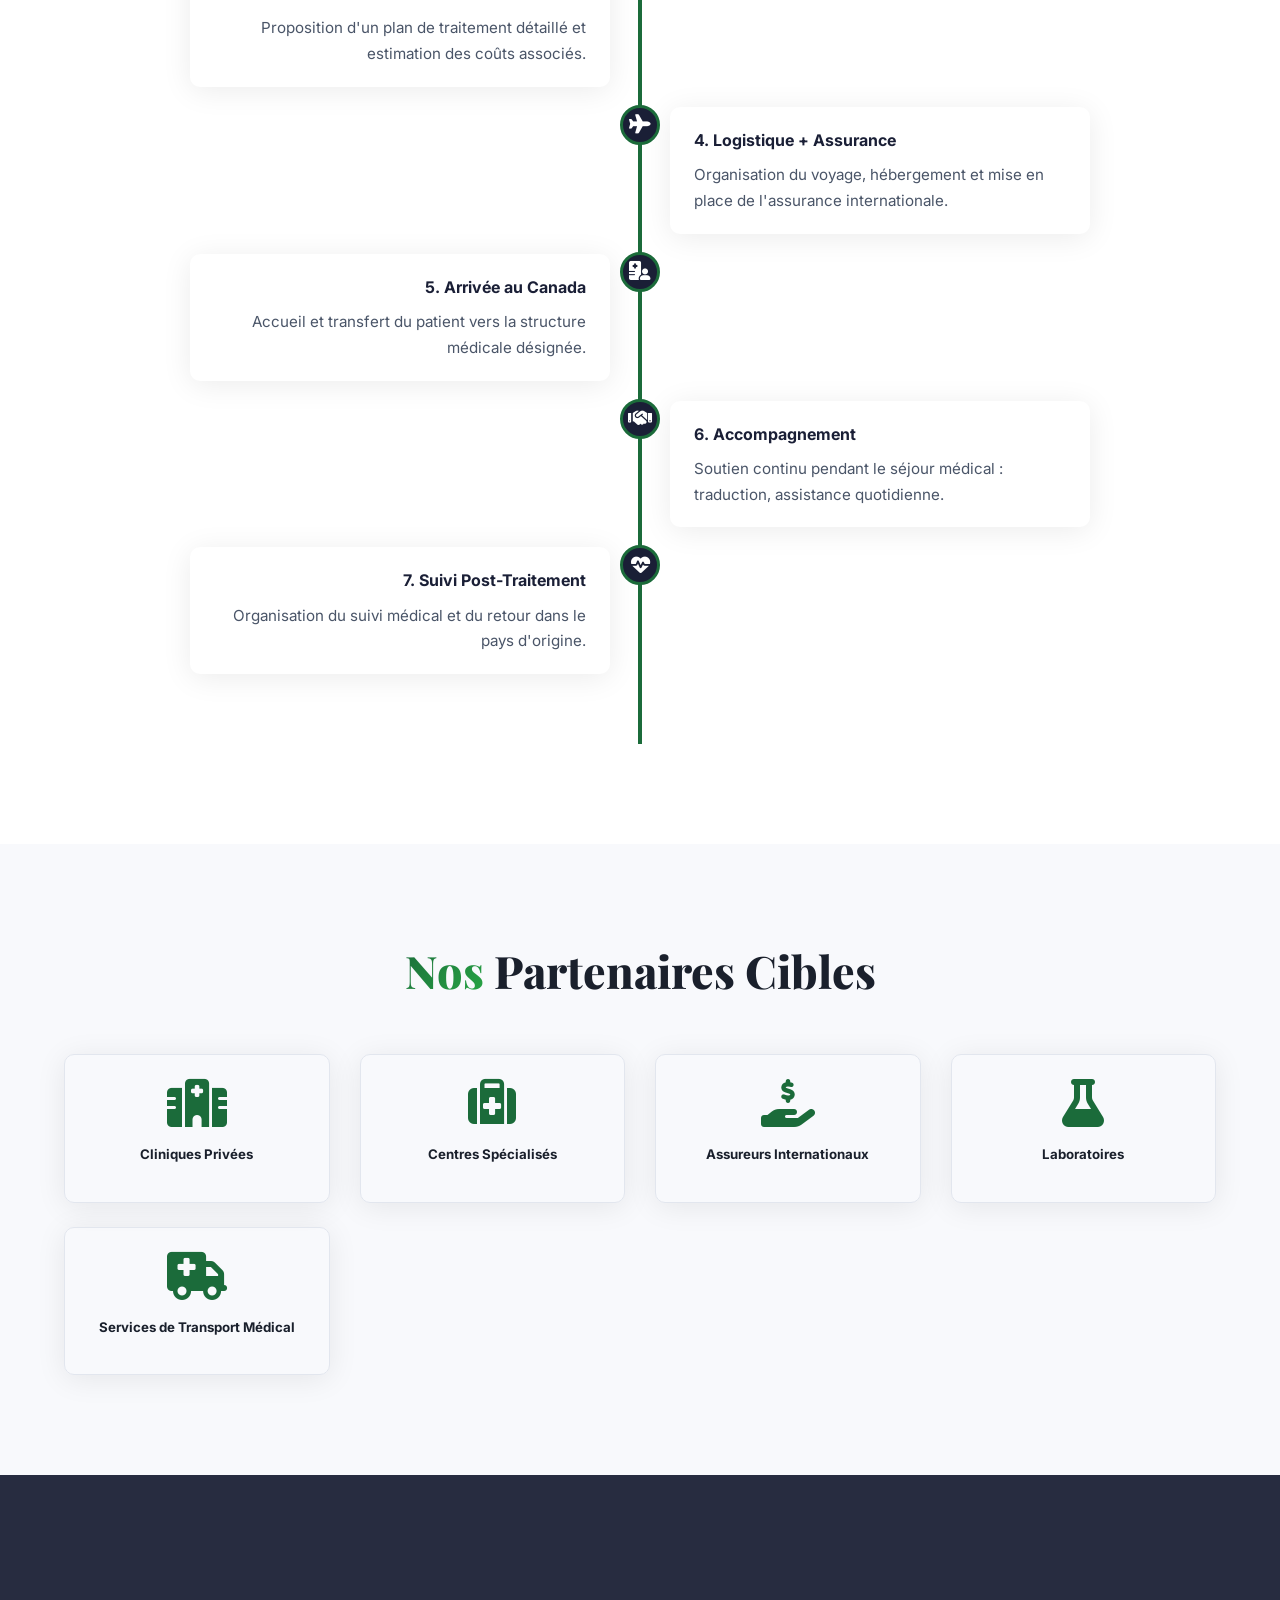
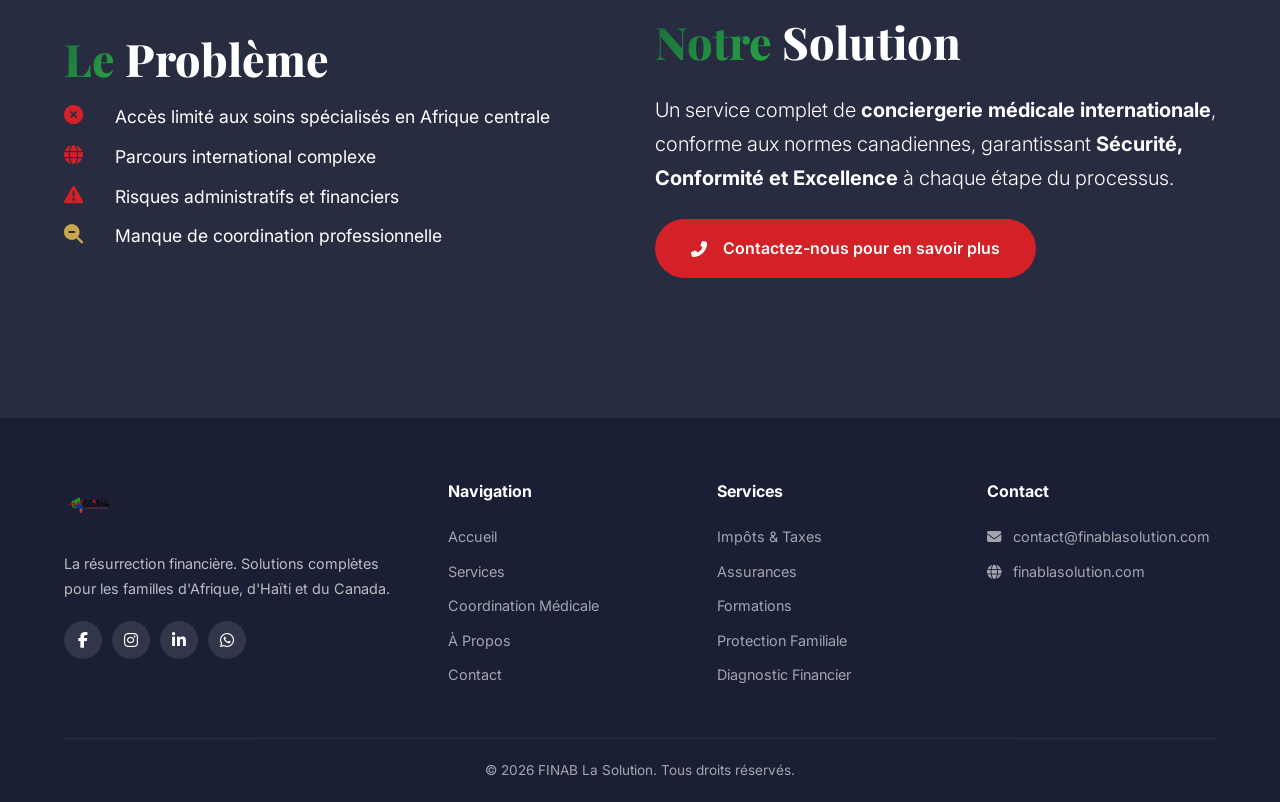
<file: pages/coordination-medicale.html>
<!DOCTYPE html>
<html lang="fr">
<head>
    <meta charset="UTF-8">
    <meta name="viewport" content="width=device-width, initial-scale=1.0">
    <title>Coordination Médicale Internationale — FINAB La Solution</title>
    <meta name="description" content="Coordination Médicale Internationale AFRIQUE → Canada. Sécurité • Conformité • Excellence.">
    <link rel="icon" href="../img/logo.webp">
    <meta property="og:type" content="website">
    <meta property="og:title" content="Coordination Médicale Internationale — FINAB La Solution">
    <meta property="og:description" content="Coordination Médicale Internationale AFRIQUE → Canada. Sécurité • Conformité • Excellence.">
    <meta property="og:image" content="../img/medical-mission.jpg">
    <meta property="og:locale" content="fr_CA">
    <meta name="twitter:card" content="summary_large_image">
    <link href="https://fonts.googleapis.com/css2?family=Inter:wght@300;400;500;600;700;800;900&family=Playfair+Display:wght@700;800;900&display=swap" rel="stylesheet">
    <link rel="stylesheet" href="https://cdnjs.cloudflare.com/ajax/libs/font-awesome/6.5.1/css/all.min.css">
    <link rel="stylesheet" href="../css/style.css">
    <link rel="stylesheet" href="../css/animations.css">
    <link rel="stylesheet" href="../css/medical-page.css">
    <link rel="stylesheet" href="../css/chatbot.css">
</head>
<body>
    <!-- Navigation -->
    <header id="navbar" class="navbar scrolled static-scrolled">
        <div class="container nav-container">
            <a href="../index.html" class="nav-logo">
                <img src="../img/logo.webp" alt="FINAB La Solution">
            </a>
            <nav class="nav-menu" id="navMenu">
                <a href="../index.html#accueil" class="nav-link">Accueil</a>
                <a href="../index.html#services" class="nav-link">Services</a>
                <a href="./coordination-medicale.html" class="nav-link active">Coordination Médicale</a>
                <a href="../index.html#apropos" class="nav-link">À Propos</a>
                <a href="../index.html#contact" class="nav-link">Contact</a>
                <a href="../index.html#diagnostic" class="nav-btn">Diagnostic Gratuit</a>
            </nav>
            <button class="nav-toggle" id="navToggle" aria-label="Menu">
                <span></span><span></span><span></span>
            </button>
        </div>
    </header>

    <main>
        <section class="section hero-medical py-5">
            <div class="container text-center text-white py-5">
                <h1 class="display-3 fw-bold fade-up">Coordination Médicale Internationale</h1>
                <p class="lead mt-3 fade-up delay-1">AFRIQUE <i class="fas fa-arrow-right mx-2"></i> Canada</p>
                <div class="d-flex justify-content-center gap-4 mt-4 fade-up delay-2">
                    <span class="h4"><i class="fas fa-shield-alt text-success me-2"></i>Sécurité</span>
                    <span class="h4"><i class="fas fa-check-circle text-info me-2"></i>Conformité</span>
                    <span class="h4"><i class="fas fa-star text-warning me-2"></i>Excellence</span>
                </div>
            </div>
        </section>

        <section class="section mission bg-light" id="mission">
            <div class="container">
                <div class="row">
                    <div class="col-md-6 d-flex align-items-center fade-left">
                        <div>
                            <h2 class="section-title"><span class="text-gradient">Notre</span> Mission</h2>
                            <p class="lead">Nous facilitons et sécurisons l’accès aux soins spécialisés au Canada pour les patients provenant de la <strong>RDC, d’Afrique centrale et d’Afrique de l’Ouest</strong>, grâce à un service complet de coordination médicale, logistique et administrative.</p>
                        </div>
                    </div>
                    <div class="col-md-6 text-center fade-right">
                        <img src="../img/medical-mission.jpg" loading="lazy" decoding="async" alt="Mission Médicale" class="img-fluid rounded shadow-lg">
                    </div>
                </div>
            </div>
        </section>

        <section class="section services-medical" id="services">
            <div class="container">
                <h2 class="section-title text-center mb-5"><span class="text-gradient">Nos</span> Services de Coordination</h2>
                <div class="row row-cols-1 row-cols-md-3 g-4">
                    <div class="col fade-up">
                        <div class="card h-100 shadow-sm">
                            <div class="card-body text-center">
                                <i class="fas fa-file-alt fa-3x text-primary mb-3"></i>
                                <h5 class="card-title">Préparation du Dossier Médical</h5>
                                <p class="card-text">Collecte et organisation de tous les documents médicaux nécessaires à l'évaluation au Canada.</p>
                            </div>
                        </div>
                    </div>
                    <div class="col fade-up delay-1">
                        <div class="card h-100 shadow-sm">
                            <div class="card-body text-center">
                                <i class="fas fa-user-md fa-3x text-success mb-3"></i>
                                <h5 class="card-title">Orientation vers des Spécialistes</h5>
                                <p class="card-text">Mise en relation avec des médecins et cliniques accrédités au Canada selon la spécialité requise.</p>
                            </div>
                        </div>
                    </div>
                    <div class="col fade-up delay-2">
                        <div class="card h-100 shadow-sm">
                            <div class="card-body text-center">
                                <i class="fas fa-plane-departure fa-3x text-info mb-3"></i>
                                <h5 class="card-title">Logistique Complète</h5>
                                <p class="card-text">Gestion du voyage, hébergement, et transport local pour une tranquillité d'esprit totale.</p>
                            </div>
                        </div>
                    </div>
                    <div class="col fade-up delay-3">
                        <div class="card h-100 shadow-sm">
                            <div class="card-body text-center">
                                <i class="fas fa-shield-alt fa-3x text-warning mb-3"></i>
                                <h5 class="card-title">Assurance Privée Internationale</h5>
                                <p class="card-text">Prise en charge de l'obtention d'une couverture d'assurance adaptée à votre séjour médical.</p>
                            </div>
                        </div>
                    </div>
                    <div class="col fade-up delay-4">
                        <div class="card h-100 shadow-sm">
                            <div class="card-body text-center">
                                <i class="fas fa-clipboard-check fa-3x text-danger mb-3"></i>
                                <h5 class="card-title">Accompagnement Administratif</h5>
                                <p class="card-text">Assistance pour les démarches administratives et les visas si nécessaire.</p>
                            </div>
                        </div>
                    </div>
                    <div class="col fade-up delay-5">
                        <div class="card h-100 shadow-sm">
                            <div class="card-body text-center">
                                <i class="fas fa-heartbeat fa-3x text-success mb-3"></i>
                                <h5 class="card-title">Suivi Post-Traitement</h5>
                                <p class="card-text">Coordination du suivi nécessaire après le retour du patient dans son pays d'origine.</p>
                            </div>
                        </div>
                    </div>
                </div>
            </div>
        </section>

        <section class="section why-canada bg-light" id="why-canada">
            <div class="container">
                <h2 class="section-title text-center mb-5"><span class="text-gradient">Pourquoi le</span> Canada ?</h2>
                <div class="row align-items-center">
                    <div class="col-md-6 fade-left">
                        <img src="../img/canada-healthcare.jpg" loading="lazy" decoding="async" alt="Hôpital Canadien" class="img-fluid rounded shadow-lg">
                    </div>
                    <div class="col-md-6 fade-right">
                        <ul class="list-unstyled why-canada-list">
                            <li><i class="fas fa-clinic-medical me-3 text-primary"></i> <strong>Excellence médicale</strong> reconnue mondialement</li>
                            <li><i class="fas fa-user-nurse me-3 text-success"></i> <strong>Spécialistes</strong> hautement qualifiés</li>
                            <li><i class="fas fa-microscope me-3 text-info"></i> <strong>Équipements de pointe</strong></li>
                            <li><i class="fas fa-file-contract me-3 text-warning"></i> <strong>Processus rigoureux</strong> et sécurisés</li>
                        </ul>
                    </div>
                </div>
            </div>
        </section>

        <section class="section patient-journey" id="patient-journey">
            <div class="container">
                <h2 class="section-title text-center mb-5"><span class="text-gradient">Notre</span> Parcours Patient</h2>
                <div class="timeline">
                    <div class="timeline-item fade-up">
                        <div class="timeline-icon"><i class="fas fa-search"></i></div>
                        <div class="timeline-content">
                            <h4>1. Pré-qualification</h4>
                            <p>Évaluation initiale du besoin médical et de l'éligibilité au programme de coordination.</p>
                        </div>
                    </div>
                    <div class="timeline-item fade-up delay-1">
                        <div class="timeline-icon"><i class="fas fa-file-medical"></i></div>
                        <div class="timeline-content">
                            <h4>2. Analyse Médicale Préliminaire</h4>
                            <p>Dossier examiné par nos experts pour une pré-évaluation et orientation.</p>
                        </div>
                    </div>
                    <div class="timeline-item fade-up delay-2">
                        <div class="timeline-icon"><i class="fas fa-stethoscope"></i></div>
                        <div class="timeline-content">
                            <h4>3. Plan de Soins + Estimation</h4>
                            <p>Proposition d'un plan de traitement détaillé et estimation des coûts associés.</p>
                        </div>
                    </div>
                    <div class="timeline-item fade-up delay-3">
                        <div class="timeline-icon"><i class="fas fa-plane"></i></div>
                        <div class="timeline-content">
                            <h4>4. Logistique + Assurance</h4>
                            <p>Organisation du voyage, hébergement et mise en place de l'assurance internationale.</p>
                        </div>
                    </div>
                    <div class="timeline-item fade-up delay-4">
                        <div class="timeline-icon"><i class="fas fa-hospital-user"></i></div>
                        <div class="timeline-content">
                            <h4>5. Arrivée au Canada</h4>
                            <p>Accueil et transfert du patient vers la structure médicale désignée.</p>
                        </div>
                    </div>
                    <div class="timeline-item fade-up delay-5">
                        <div class="timeline-icon"><i class="fas fa-handshake"></i></div>
                        <div class="timeline-content">
                            <h4>6. Accompagnement</h4>
                            <p>Soutien continu pendant le séjour médical : traduction, assistance quotidienne.</p>
                        </div>
                    </div>
                    <div class="timeline-item fade-up delay-6">
                        <div class="timeline-icon"><i class="fas fa-heartbeat"></i></div>
                        <div class="timeline-content">
                            <h4>7. Suivi Post-Traitement</h4>
                            <p>Organisation du suivi médical et du retour dans le pays d'origine.</p>
                        </div>
                    </div>
                </div>
            </div>
        </section>

        <section class="section partners bg-light" id="partners">
            <div class="container">
                <h2 class="section-title text-center mb-5"><span class="text-gradient">Nos</span> Partenaires Cibles</h2>
                <div class="row row-cols-1 row-cols-md-2 row-cols-lg-4 g-4">
                    <div class="col fade-up">
                        <div class="partner-card h-100 text-center p-4 shadow-sm rounded">
                            <i class="fas fa-hospital-alt fa-4x text-primary mb-3"></i>
                            <h5 class="card-title">Cliniques Privées</h5>
                        </div>
                    </div>
                    <div class="col fade-up delay-1">
                        <div class="partner-card h-100 text-center p-4 shadow-sm rounded">
                            <i class="fas fa-medkit fa-4x text-success mb-3"></i>
                            <h5 class="card-title">Centres Spécialisés</h5>
                        </div>
                    </div>
                    <div class="col fade-up delay-2">
                        <div class="partner-card h-100 text-center p-4 shadow-sm rounded">
                            <i class="fas fa-hand-holding-usd fa-4x text-info mb-3"></i>
                            <h5 class="card-title">Assureurs Internationaux</h5>
                        </div>
                    </div>
                    <div class="col fade-up delay-3">
                        <div class="partner-card h-100 text-center p-4 shadow-sm rounded">
                            <i class="fas fa-flask fa-4x text-warning mb-3"></i>
                            <h5 class="card-title">Laboratoires</h5>
                        </div>
                    </div>
                    <div class="col fade-up delay-4">
                        <div class="partner-card h-100 text-center p-4 shadow-sm rounded">
                            <i class="fas fa-ambulance fa-4x text-danger mb-3"></i>
                            <h5 class="card-title">Services de Transport Médical</h5>
                        </div>
                    </div>
                </div>
            </div>
        </section>

        <section class="section problem-solution bg-dark text-white" id="problem-solution">
            <div class="container">
                <div class="row align-items-center">
                    <div class="col-md-6 fade-left">
                        <h2 class="section-title"><span class="text-gradient">Le</span> Problème</h2>
                        <ul class="list-unstyled problem-list">
                            <li><i class="fas fa-times-circle me-3 text-danger"></i> Accès limité aux soins spécialisés en Afrique centrale</li>
                            <li><i class="fas fa-globe me-3 text-warning"></i> Parcours international complexe</li>
                            <li><i class="fas fa-exclamation-triangle me-3 text-danger"></i> Risques administratifs et financiers</li>
                            <li><i class="fas fa-search-minus me-3 text-info"></i> Manque de coordination professionnelle</li>
                        </ul>
                    </div>
                    <div class="col-md-6 fade-right">
                        <h2 class="section-title"><span class="text-gradient">Notre</span> Solution</h2>
                        <p class="lead mt-4">Un service complet de <strong>conciergerie médicale internationale</strong>, conforme aux normes canadiennes, garantissant <strong>Sécurité, Conformité et Excellence</strong> à chaque étape du processus.</p>
                        <a href="../index.html#contact" class="btn btn-primary btn-lg mt-4">
                            <i class="fas fa-phone-alt me-2"></i> Contactez-nous pour en savoir plus
                        </a>
                    </div>
                </div>
            </div>
        </section>
    </main>

    <!-- Footer (copied from index.html, paths adjusted) -->
    <footer class="footer">
        <div class="container">
            <div class="footer-grid">
                <div class="footer-brand">
                    <img src="../img/logo.webp" alt="FINAB La Solution" class="footer-logo">
                    <p>La résurrection financière. Solutions complètes pour les familles d'Afrique, d'Haïti et du Canada.</p>
                    <div class="footer-socials">
                        <a href="#"><i class="fab fa-facebook-f"></i></a>
                        <a href="#"><i class="fab fa-instagram"></i></a>
                        <a href="#"><i class="fab fa-linkedin-in"></i></a>
                        <a href="#"><i class="fab fa-whatsapp"></i></a>
                    </div>
                </div>
                <div class="footer-links">
                    <h4>Navigation</h4>
                    <a href="../index.html#accueil">Accueil</a>
                    <a href="../index.html#services">Services</a>
                    <a href="./coordination-medicale.html">Coordination Médicale</a>
                    <a href="../index.html#apropos">À Propos</a>
                    <a href="../index.html#contact">Contact</a>
                </div>
                <div class="footer-links">
                    <h4>Services</h4>
                    <a href="../index.html#services">Impôts & Taxes</a>
                    <a href="../index.html#services">Assurances</a>
                    <a href="../index.html#services">Formations</a>
                    <a href="../index.html#services">Protection Familiale</a>
                    <a href="../index.html#diagnostic">Diagnostic Financier</a>
                </div>
                <div class="footer-links">
                    <h4>Contact</h4>
                    <p><i class="fas fa-envelope"></i> contact@finablasolution.com</p>
                    <p><i class="fas fa-globe"></i> finablasolution.com</p>
                </div>
            </div>
            <div class="footer-bottom">
                <p>&copy; <span data-current-year>2026</span> FINAB La Solution. Tous droits réservés.</p>
            </div>
        </div>
    </footer>

    <!-- Chatbot -->
    <div id="chatbot" class="chatbot">
        <button class="chatbot-toggle" id="chatbotToggle" aria-label="Assistant virtuel">
            <i class="fas fa-comments"></i>
            <span class="chatbot-pulse"></span>
        </button>
        <div class="chatbot-window" id="chatbotWindow">
            <div class="chatbot-header">
                <div class="chatbot-header-info">
                    <div class="chatbot-avatar"><i class="fas fa-robot"></i></div>
                    <div>
                        <strong>Assistant FINAB</strong>
                        <span class="chatbot-status">En ligne</span>
                    </div>
                </div>
                <button class="chatbot-close" id="chatbotClose" aria-label="Fermer"><i class="fas fa-times"></i></button>
            </div>
            <div class="chatbot-messages" id="chatbotMessages">
                <div class="chat-message bot">
                    <div class="chat-bubble">
                        👋 Bonjour ! Je suis l'assistant virtuel de FINAB La Solution. Comment puis-je vous aider aujourd'hui ?
                    </div>
                </div>
                <div class="chat-suggestions">
                    <button class="suggestion" data-msg="Parlez-moi de la coordination médicale">🏥 Coordination Médicale</button>
                    <button class="suggestion" data-msg="Quels sont vos services ?">📋 Nos Services</button>
                    <button class="suggestion" data-msg="Je veux prendre rendez-vous">📅 Prendre RDV</button>
                    <button class="suggestion" data-msg="Comment vous contacter ?">📞 Contact</button>
                </div>
            </div>
            <div class="chatbot-input">
                <input type="text" id="chatInput" placeholder="Tapez votre message..." autocomplete="off">
                <button id="chatSend" aria-label="Envoyer"><i class="fas fa-paper-plane"></i></button>
            </div>
        </div>
    </div>

    <!-- Back to Top -->
    <button id="backToTop" class="back-to-top" aria-label="Retour en haut">
        <i class="fas fa-arrow-up"></i>
    </button>

    <script src="../js/main.js"></script>
    <script src="../js/chatbot.js"></script>
</body>
</html>
</file>
<file: css/style.css>
/* ===== FINAB La Solution — Premium Stylesheet ===== */

:root {
    --green: #1B6B3A;
    --green-light: #28a745;
    --green-dark: #0d4a25;
    --red: #D42027;
    --red-light: #e8444a;
    --navy: #1a1f36;
    --navy-light: #272c40;
    --gold: #c9a84c;
    --white: #ffffff;
    --gray-50: #f8f9fc;
    --gray-100: #f1f3f7;
    --gray-200: #e2e6ee;
    --gray-400: #8892a4;
    --gray-600: #4a5568;
    --gray-800: #2d3748;
    --text: #1a202c;
    --shadow: 0 4px 30px rgba(0,0,0,0.08);
    --shadow-lg: 0 20px 60px rgba(0,0,0,0.12);
    --radius: 16px;
    --radius-sm: 10px;
    --transition: all 0.3s cubic-bezier(0.4, 0, 0.2, 1);
}

* { margin: 0; padding: 0; box-sizing: border-box; }

html {
    scroll-behavior: smooth;
    scroll-padding-top: 80px;
}

body {
    font-family: 'Inter', -apple-system, sans-serif;
    color: var(--text);
    background: var(--white);
    overflow-x: hidden;
    line-height: 1.7;
}

.container {
    max-width: 1200px;
    margin: 0 auto;
    padding: 0 24px;
}

.text-gradient {
    background: linear-gradient(135deg, var(--green), var(--green-light));
    -webkit-background-clip: text;
    -webkit-text-fill-color: transparent;
    background-clip: text;
}

/* ===== PRELOADER ===== */
#preloader {
    position: fixed;
    inset: 0;
    background: var(--navy);
    display: flex;
    align-items: center;
    justify-content: center;
    z-index: 10000;
    transition: opacity 0.5s, visibility 0.5s;
}
#preloader.hidden { opacity: 0; visibility: hidden; }
.loader { text-align: center; }
.loader-logo { width: 80px; animation: pulse 1.5s infinite; }
.loader-bar { width: 200px; height: 4px; background: rgba(255,255,255,0.1); border-radius: 4px; margin-top: 20px; overflow: hidden; }
.loader-progress { height: 100%; background: linear-gradient(90deg, var(--green), var(--green-light)); border-radius: 4px; animation: loading 1.5s ease-in-out; width: 100%; }
@keyframes loading { from { width: 0; } to { width: 100%; } }
@keyframes pulse { 0%,100% { transform: scale(1); } 50% { transform: scale(1.05); } }

/* ===== NAVBAR ===== */
.navbar {
    position: fixed;
    top: 0;
    left: 0;
    right: 0;
    z-index: 1000;
    padding: 16px 0;
    transition: var(--transition);
    background: transparent;
}
.navbar.scrolled {
    background: rgba(255,255,255,0.95);
    backdrop-filter: blur(20px);
    box-shadow: 0 2px 20px rgba(0,0,0,0.08);
    padding: 10px 0;
}
.nav-container { display: flex; align-items: center; justify-content: space-between; }
.nav-logo {
    background: var(--white);
    padding: 8px 12px;
    border-radius: var(--radius-sm);
    display: flex; /* For centering the image */
    align-items: center;
    justify-content: center;
    height: 60px; /* To match surrounding nav items */
}
.nav-logo img { height: 44px; transition: var(--transition); }
.navbar.scrolled .nav-logo { background: var(--white); }
.navbar.scrolled .nav-logo img { height: 36px; }
.nav-menu { display: flex; align-items: center; gap: 32px; }
.nav-link {
    font-size: 0.95rem;
    font-weight: 500;
    color: var(--white);
    text-decoration: none;
    position: relative;
    transition: var(--transition);
}
.navbar.scrolled .nav-link { color: var(--gray-800); }
.nav-link::after {
    content: '';
    position: absolute;
    bottom: -4px;
    left: 0;
    width: 0;
    height: 2px;
    background: var(--green);
    transition: var(--transition);
}
.nav-link:hover::after, .nav-link.active::after { width: 100%; }
.nav-btn {
    padding: 10px 24px;
    background: var(--red);
    color: var(--white) !important;
    border-radius: 50px;
    font-weight: 600;
    font-size: 0.9rem;
    text-decoration: none;
    transition: var(--transition);
}
.nav-btn:hover { background: var(--red-light); transform: translateY(-2px); box-shadow: 0 8px 25px rgba(212,32,39,0.3); }
.nav-toggle { display: none; background: none; border: none; cursor: pointer; padding: 8px; }
.nav-toggle span { display: block; width: 24px; height: 2px; background: var(--white); margin: 5px 0; transition: var(--transition); border-radius: 2px; }
.navbar.scrolled .nav-toggle span { background: var(--gray-800); }

/* ===== HERO ===== */
.hero {
    position: relative;
    min-height: 100vh;
    display: flex;
    align-items: center;
    overflow: hidden;
}
/* Hero Slider */
.hero-slider { position: absolute; inset: 0; z-index: 0; }
.hero-slide {
    position: absolute;
    inset: 0;
    background-size: cover;
    background-position: center;
    opacity: 0;
    transform: scale(1.1);
    transition: opacity 1.2s ease, transform 6s ease;
}
.hero-slide.active { opacity: 1; transform: scale(1); }
.slide-overlay {
    position: absolute;
    inset: 0;
    background: linear-gradient(135deg, rgba(26,31,54,0.85) 0%, rgba(13,74,37,0.75) 50%, rgba(26,31,54,0.85) 100%);
}
.hero-slider-nav {
    position: absolute;
    bottom: 80px;
    left: 50%;
    transform: translateX(-50%);
    z-index: 10;
    display: flex;
    gap: 12px;
}
.slider-dot {
    width: 12px;
    height: 12px;
    border-radius: 50%;
    background: rgba(255,255,255,0.4);
    cursor: pointer;
    transition: var(--transition);
}
.slider-dot.active { background: var(--white); width: 36px; border-radius: 6px; }
.particles { position: absolute; inset: 0; overflow: hidden; }
.particle {
    position: absolute;
    width: 4px;
    height: 4px;
    background: rgba(255,255,255,0.15);
    border-radius: 50%;
    animation: float-particle linear infinite;
}
@keyframes float-particle {
    0% { transform: translateY(100vh) rotate(0deg); opacity: 0; }
    10% { opacity: 1; }
    90% { opacity: 1; }
    100% { transform: translateY(-10vh) rotate(720deg); opacity: 0; }
}
.hero-content {
    position: relative;
    z-index: 2;
    text-align: center;
    color: var(--white);
    padding: 120px 0 80px;
}
.hero-badge {
    display: inline-flex;
    align-items: center;
    gap: 8px;
    padding: 8px 20px;
    background: rgba(255,255,255,0.1);
    border: 1px solid rgba(255,255,255,0.15);
    border-radius: 50px;
    font-size: 0.85rem;
    font-weight: 500;
    margin-bottom: 24px;
    backdrop-filter: blur(10px);
}
.hero-title {
    font-family: 'Playfair Display', serif;
    font-size: clamp(2.8rem, 6vw, 5rem);
    font-weight: 900;
    line-height: 1.1;
    margin-bottom: 24px;
}
.hero-title .text-gradient {
    background: linear-gradient(135deg, var(--green-light), #4ade80, var(--gold));
    -webkit-background-clip: text;
    -webkit-text-fill-color: transparent;
    background-clip: text;
}
.hero-subtitle {
    font-size: 1.15rem;
    max-width: 640px;
    margin: 0 auto 40px;
    opacity: 0.9;
    line-height: 1.8;
}
.hero-cta { display: flex; justify-content: center; gap: 16px; flex-wrap: wrap; margin-bottom: 60px; }
.hero-stats {
    display: flex;
    justify-content: center;
    gap: 60px;
    padding-top: 40px;
    border-top: 1px solid rgba(255,255,255,0.1);
}
.stat { text-align: center; }
.stat-number { font-size: 2.5rem; font-weight: 800; display: block; }
.stat-label { font-size: 0.85rem; opacity: 0.7; }
.hero-scroll {
    position: absolute;
    bottom: 30px;
    left: 50%;
    transform: translateX(-50%);
    z-index: 2;
}
.hero-scroll a { color: rgba(255,255,255,0.5); font-size: 1.5rem; animation: bounce 2s infinite; display: block; }
@keyframes bounce { 0%,20%,50%,80%,100% { transform: translateY(0); } 40% { transform: translateY(-10px); } 60% { transform: translateY(-5px); } }

/* ===== BUTTONS ===== */
.btn {
    display: inline-flex;
    align-items: center;
    gap: 8px;
    padding: 12px 28px;
    border-radius: 50px;
    font-weight: 600;
    font-size: 0.95rem;
    text-decoration: none;
    border: none;
    cursor: pointer;
    transition: var(--transition);
}
.btn-lg { padding: 16px 36px; font-size: 1rem; }
.btn-primary { background: var(--red); color: var(--white); }
.btn-primary:hover { background: var(--red-light); transform: translateY(-3px); box-shadow: 0 12px 35px rgba(212,32,39,0.3); }
.btn-outline { background: transparent; color: var(--white); border: 2px solid rgba(255,255,255,0.3); }
.btn-outline:hover { background: rgba(255,255,255,0.1); border-color: rgba(255,255,255,0.6); }
.btn-white { background: var(--white); color: var(--green-dark); }
.btn-white:hover { background: var(--gray-100); transform: translateY(-3px); box-shadow: var(--shadow-lg); }
.btn-outline-white { background: transparent; color: var(--white); border: 2px solid rgba(255,255,255,0.4); }
.btn-outline-white:hover { background: rgba(255,255,255,0.1); }
.btn-full { width: 100%; justify-content: center; }

/* ===== SECTIONS ===== */
.section { padding: 100px 0; }
.section-header { text-align: center; max-width: 640px; margin: 0 auto 60px; }
.section-tag {
    display: inline-block;
    padding: 6px 16px;
    background: rgba(27,107,58,0.1);
    color: var(--green);
    border-radius: 50px;
    font-size: 0.85rem;
    font-weight: 600;
    margin-bottom: 16px;
    text-transform: uppercase;
    letter-spacing: 1px;
}
.section-title { font-family: 'Playfair Display', serif; font-size: clamp(2rem, 4vw, 2.8rem); font-weight: 800; line-height: 1.2; margin-bottom: 16px; }
.section-desc { color: var(--gray-600); font-size: 1.05rem; }

/* ===== SERVICES ===== */
.services { background: var(--gray-50); }
.services-grid { display: grid; grid-template-columns: repeat(3, 1fr); gap: 24px; }
.service-card {
    background: var(--white);
    border-radius: var(--radius);
    box-shadow: var(--shadow);
    transition: var(--transition);
    position: relative;
    overflow: hidden;
}
.service-img { height: 200px; overflow: hidden; }
.service-img img { width: 100%; height: 100%; object-fit: cover; transition: transform 0.5s ease; }
.service-card:hover .service-img img { transform: scale(1.1); }
.service-body { padding: 30px; }
.service-card::before {
    content: '';
    position: absolute;
    top: 0;
    left: 0;
    right: 0;
    height: 4px;
    background: linear-gradient(90deg, var(--green), var(--green-light));
    transform: scaleX(0);
    transition: var(--transition);
}
.service-card:hover { transform: translateY(-8px); box-shadow: var(--shadow-lg); }
.service-card:hover::before { transform: scaleX(1); }
.service-icon {
    width: 64px;
    height: 64px;
    background: linear-gradient(135deg, rgba(27,107,58,0.1), rgba(40,167,69,0.1));
    border-radius: 16px;
    display: flex;
    align-items: center;
    justify-content: center;
    font-size: 1.5rem;
    color: var(--green);
    margin-bottom: 20px;
    transition: var(--transition);
}
.service-card:hover .service-icon { background: linear-gradient(135deg, var(--green), var(--green-light)); color: var(--white); }
.service-card h3 { font-size: 1.2rem; font-weight: 700; margin-bottom: 12px; }
.service-card p { color: var(--gray-600); font-size: 0.95rem; margin-bottom: 16px; }
.service-link { color: var(--green); font-weight: 600; text-decoration: none; font-size: 0.9rem; display: inline-flex; align-items: center; gap: 6px; }
.service-link i { transition: var(--transition); }
.service-link:hover i { transform: translateX(4px); }

/* ===== ABOUT ===== */
.about-grid { display: grid; grid-template-columns: 1fr 1fr; gap: 80px; align-items: center; }
.about-img-wrapper { position: relative; border-radius: var(--radius); overflow: hidden; }
.about-img-wrapper img { width: 100%; height: 500px; object-fit: cover; }
.about-badge {
    position: absolute;
    bottom: 24px;
    right: 24px;
    background: var(--green);
    color: var(--white);
    padding: 20px 28px;
    border-radius: var(--radius-sm);
    text-align: center;
}
.badge-number { font-size: 2rem; font-weight: 800; display: block; }
.badge-text { font-size: 0.8rem; opacity: 0.9; }
.about-content p { color: var(--gray-600); margin-bottom: 16px; font-size: 1.05rem; }
.about-features { margin: 30px 0; }
.feature { display: flex; align-items: center; gap: 12px; padding: 10px 0; }
.feature i { color: var(--green); font-size: 1.2rem; }
.feature span { font-weight: 500; }

/* ===== REGIONS ===== */
.regions { background: linear-gradient(135deg, var(--navy) 0%, var(--green-dark) 100%); color: var(--white); }
.regions .section-tag { background: rgba(255,255,255,0.15); color: var(--white); }
.regions .text-gradient { background: linear-gradient(135deg, #4ade80, var(--gold)); -webkit-background-clip: text; background-clip: text; }
.regions-grid { display: grid; grid-template-columns: repeat(3, 1fr); gap: 30px; }
.region-card {
    background: rgba(255,255,255,0.05);
    border: 1px solid rgba(255,255,255,0.1);
    border-radius: var(--radius);
    text-align: center;
    transition: var(--transition);
    backdrop-filter: blur(10px);
    overflow: hidden;
}
.region-card:hover { background: rgba(255,255,255,0.1); transform: translateY(-5px); }
.region-img { height: 200px; overflow: hidden; }
.region-img img { width: 100%; height: 100%; object-fit: cover; transition: transform 0.5s ease; }
.region-card:hover .region-img img { transform: scale(1.1); }
.region-body { padding: 30px; }
.region-icon { font-size: 3rem; margin-bottom: 16px; }
.region-card h3 { font-size: 1.3rem; font-weight: 700; margin-bottom: 12px; }
.region-card p { opacity: 0.8; font-size: 0.95rem; }

/* ===== TESTIMONIALS ===== */
.testimonials { background: var(--gray-50); }
.testimonials-slider { max-width: 700px; margin: 0 auto; position: relative; }
.testimonial-card {
    display: none;
    background: var(--white);
    padding: 48px;
    border-radius: var(--radius);
    box-shadow: var(--shadow);
    text-align: center;
}
.testimonial-card.active { display: block; animation: fadeIn 0.5s; }
@keyframes fadeIn { from { opacity: 0; transform: translateY(10px); } to { opacity: 1; transform: translateY(0); } }
.testimonial-stars { color: var(--gold); font-size: 1.2rem; margin-bottom: 24px; }
.testimonial-text { font-size: 1.1rem; color: var(--gray-600); line-height: 1.8; margin-bottom: 30px; font-style: italic; }
.testimonial-author { display: flex; align-items: center; justify-content: center; gap: 16px; }
.author-avatar { width: 50px; height: 50px; background: var(--gray-200); border-radius: 50%; display: flex; align-items: center; justify-content: center; font-size: 2rem; color: var(--gray-400); }
.testimonial-author strong { display: block; font-size: 1rem; }
.testimonial-author span { color: var(--gray-400); font-size: 0.85rem; }
.testimonial-nav { display: flex; align-items: center; justify-content: center; gap: 20px; margin-top: 30px; }
.test-prev, .test-next { background: var(--white); border: 1px solid var(--gray-200); width: 44px; height: 44px; border-radius: 50%; cursor: pointer; display: flex; align-items: center; justify-content: center; transition: var(--transition); }
.test-prev:hover, .test-next:hover { background: var(--green); color: var(--white); border-color: var(--green); }
.test-dots { display: flex; gap: 8px; }
.dot { width: 10px; height: 10px; border-radius: 50%; background: var(--gray-200); cursor: pointer; transition: var(--transition); }
.dot.active { background: var(--green); width: 30px; border-radius: 5px; }

/* ===== DIAGNOSTIC ===== */
.diagnostic-wrapper { max-width: 800px; margin: 0 auto; }
.diagnostic-placeholder {
    background: var(--gray-50);
    border: 2px dashed var(--gray-200);
    border-radius: var(--radius);
    padding: 80px 40px;
    text-align: center;
}
.diagnostic-icon { font-size: 3rem; color: var(--green); margin-bottom: 20px; }
.diagnostic-placeholder h3 { font-size: 1.4rem; margin-bottom: 12px; }
.diagnostic-placeholder p { color: var(--gray-400); }
.diagnostic-wrapper iframe { border-radius: var(--radius); border: none; }

/* ===== CTA SECTION ===== */
.cta-section {
    background: linear-gradient(135deg, var(--red), #e8444a);
    color: var(--white);
    text-align: center;
    padding: 80px 0;
}
.cta-content h2 { font-family: 'Playfair Display', serif; font-size: clamp(1.8rem, 3.5vw, 2.5rem); margin-bottom: 16px; }
.cta-content p { opacity: 0.9; font-size: 1.1rem; max-width: 500px; margin: 0 auto 30px; }
.cta-buttons { display: flex; justify-content: center; gap: 16px; flex-wrap: wrap; }

/* ===== CONTACT ===== */
.contact-grid { display: grid; grid-template-columns: 1fr 1.2fr; gap: 60px; align-items: start; }
.contact-card {
    display: flex;
    align-items: center;
    gap: 16px;
    padding: 20px;
    background: var(--gray-50);
    border-radius: var(--radius-sm);
    margin-bottom: 16px;
    transition: var(--transition);
}
.contact-card:hover { transform: translateX(8px); }
.contact-icon { width: 50px; height: 50px; background: linear-gradient(135deg, var(--green), var(--green-light)); color: var(--white); border-radius: 12px; display: flex; align-items: center; justify-content: center; font-size: 1.2rem; flex-shrink: 0; }
.contact-card h4 { font-size: 1rem; margin-bottom: 4px; }
.contact-card p { color: var(--gray-600); font-size: 0.9rem; }
.contact-socials { display: flex; gap: 12px; margin-top: 24px; }
.social-icon { width: 44px; height: 44px; background: var(--gray-100); border-radius: 50%; display: flex; align-items: center; justify-content: center; color: var(--gray-600); text-decoration: none; transition: var(--transition); }
.social-icon:hover { background: var(--green); color: var(--white); transform: translateY(-3px); }

.contact-form { background: var(--white); padding: 40px; border-radius: var(--radius); box-shadow: var(--shadow); }
.form-row { display: grid; grid-template-columns: 1fr 1fr; gap: 16px; }
.form-group { margin-bottom: 20px; }
.form-group label { display: block; font-weight: 600; font-size: 0.9rem; margin-bottom: 6px; }
.form-group input, .form-group select, .form-group textarea {
    width: 100%;
    padding: 14px 18px;
    border: 1px solid var(--gray-200);
    border-radius: var(--radius-sm);
    font-size: 0.95rem;
    font-family: inherit;
    transition: var(--transition);
    background: var(--gray-50);
}
.form-group input:focus, .form-group select:focus, .form-group textarea:focus {
    outline: none;
    border-color: var(--green);
    box-shadow: 0 0 0 4px rgba(27,107,58,0.1);
}

/* ===== FOOTER ===== */
.footer { background: var(--navy); color: var(--white); padding: 60px 0 0; }
.footer-grid { display: grid; grid-template-columns: 1.5fr 1fr 1fr 1fr; gap: 40px; padding-bottom: 40px; }
.footer-logo { height: 50px; margin-bottom: 16px; }
.footer-brand p { opacity: 0.7; font-size: 0.9rem; margin-bottom: 20px; }
.footer-socials { display: flex; gap: 10px; }
.footer-socials a { width: 38px; height: 38px; background: rgba(255,255,255,0.1); border-radius: 50%; display: flex; align-items: center; justify-content: center; color: var(--white); text-decoration: none; transition: var(--transition); }
.footer-socials a:hover { background: var(--green); transform: translateY(-3px); }
.footer-links h4 { font-size: 1rem; font-weight: 700; margin-bottom: 20px; }
.footer-links a, .footer-links p { display: block; color: rgba(255,255,255,0.6); text-decoration: none; font-size: 0.9rem; margin-bottom: 10px; transition: var(--transition); }
.footer-links a:hover { color: var(--white); padding-left: 4px; }
.footer-links p i { margin-right: 8px; }
.footer-bottom { border-top: 1px solid rgba(255,255,255,0.1); padding: 20px 0; text-align: center; font-size: 0.85rem; opacity: 0.6; }

/* ===== BACK TO TOP ===== */
.back-to-top {
    position: fixed;
    bottom: 100px;
    right: 24px;
    width: 48px;
    height: 48px;
    background: var(--green);
    color: var(--white);
    border: none;
    border-radius: 50%;
    cursor: pointer;
    font-size: 1.1rem;
    display: flex;
    align-items: center;
    justify-content: center;
    opacity: 0;
    visibility: hidden;
    transition: var(--transition);
    box-shadow: 0 4px 20px rgba(27,107,58,0.3);
    z-index: 99;
}
.back-to-top.visible { opacity: 1; visibility: visible; }
.back-to-top:hover { background: var(--green-dark); transform: translateY(-3px); }

/* ===== RESPONSIVE ===== */
@media (max-width: 992px) {
    .nav-menu {
        position: fixed;
        top: 0;
        right: -100%;
        width: 280px;
        height: 100vh;
        background: var(--navy);
        flex-direction: column;
        padding: 80px 30px 30px;
        transition: var(--transition);
        gap: 20px;
    }
    .nav-menu.open { right: 0; }
    .nav-menu .nav-link { color: var(--white); font-size: 1.1rem; }
    .nav-toggle { display: block; z-index: 1001; }
    .nav-toggle.open span:nth-child(1) { transform: rotate(45deg) translate(5px, 5px); }
    .nav-toggle.open span:nth-child(2) { opacity: 0; }
    .nav-toggle.open span:nth-child(3) { transform: rotate(-45deg) translate(5px, -5px); }
    .services-grid { grid-template-columns: repeat(2, 1fr); }
    .about-grid { grid-template-columns: 1fr; gap: 40px; }
    .contact-grid { grid-template-columns: 1fr; }
    .footer-grid { grid-template-columns: 1fr 1fr; }
    .hero-stats { gap: 30px; }
    .regions-grid { grid-template-columns: 1fr; max-width: 400px; margin: 0 auto; }
}

@media (max-width: 640px) {
    .services-grid { grid-template-columns: 1fr; }
    .hero-stats { flex-direction: column; gap: 20px; }
    .form-row { grid-template-columns: 1fr; }
    .footer-grid { grid-template-columns: 1fr; }
    .hero-title { font-size: 2.2rem; }
    .section { padding: 70px 0; }
    .contact-form { padding: 24px; }
    .testimonial-card { padding: 30px 20px; }
}

/* ===== Puces de carrousel générées en <button> ===== */
.slider-dot,
.dot {
    border: none;
    padding: 0;
    -webkit-appearance: none;
    appearance: none;
    font: inherit;
}
.slider-dot:focus-visible,
.dot:focus-visible,
.back-to-top:focus-visible,
.nav-toggle:focus-visible {
    outline: 3px solid var(--gold);
    outline-offset: 3px;
}

/* Les chiffres des compteurs ne doivent pas « sauter » pendant l'animation. */
.stat-number {
    font-variant-numeric: tabular-nums;
    font-feature-settings: 'tnum';
}

/* ===== Formulaire de contact : piège à robots + message d'état ===== */
.hp-field {
    position: absolute;
    left: -9999px;
    width: 1px;
    height: 1px;
    overflow: hidden;
}
.form-status {
    margin-top: 16px;
    padding: 0;
    font-size: 0.95rem;
    line-height: 1.5;
}
.form-status:not(:empty) {
    padding: 14px 16px;
    border-radius: var(--radius-sm);
}
.form-status.success {
    background: rgba(40, 167, 69, 0.12);
    color: var(--green-dark);
    border: 1px solid rgba(40, 167, 69, 0.3);
}
.form-status.error {
    background: rgba(212, 32, 39, 0.08);
    color: var(--red);
    border: 1px solid rgba(212, 32, 39, 0.25);
}
.form-status a { color: inherit; font-weight: 600; }
.contact-form button[type=submit][disabled] { opacity: 0.7; cursor: progress; }
</file>
<file: css/animations.css>
/* ===== Scroll Animations ===== */
.fade-up { opacity: 0; transform: translateY(40px); transition: opacity 0.8s ease, transform 0.8s ease; }
.fade-left { opacity: 0; transform: translateX(-40px); transition: opacity 0.8s ease, transform 0.8s ease; }
.fade-right { opacity: 0; transform: translateX(40px); transition: opacity 0.8s ease, transform 0.8s ease; }
.fade-up.visible, .fade-left.visible, .fade-right.visible { opacity: 1; transform: translate(0); }
.delay-1 { transition-delay: 0.15s !important; }
.delay-2 { transition-delay: 0.3s !important; }
.delay-3 { transition-delay: 0.45s !important; }
.delay-4 { transition-delay: 0.6s !important; }
.delay-5 { transition-delay: 0.75s !important; }

/* ===== Hover Micro-interactions ===== */
.service-card { transition: transform 0.4s cubic-bezier(0.34, 1.56, 0.64, 1), box-shadow 0.3s ease; }
.region-card { transition: transform 0.4s cubic-bezier(0.34, 1.56, 0.64, 1), background 0.3s ease; }

/* ===== Gradient border shimmer ===== */
@keyframes shimmer {
    0% { background-position: -200% center; }
    100% { background-position: 200% center; }
}
.service-card:hover::before {
    background: linear-gradient(90deg, var(--green), var(--gold), var(--green-light), var(--green));
    background-size: 200% 100%;
    animation: shimmer 2s infinite;
}

/* ===== Floating animation ===== */
@keyframes float {
    0%, 100% { transform: translateY(0); }
    50% { transform: translateY(-10px); }
}
.about-badge { animation: float 3s ease-in-out infinite; }

/* ===== Typewriter cursor ===== */
@keyframes blink { 0%, 100% { opacity: 1; } 50% { opacity: 0; } }
.delay-6 { transition-delay: 0.9s !important; }

/* Respect des préférences système : pas d'animation forcée. */
@media (prefers-reduced-motion: reduce) {
    .fade-up, .fade-left, .fade-right { opacity: 1; transform: none; transition: none; }
    .about-badge { animation: none; }
}
</file>
<file: css/chatbot.css>
/* ===== CHATBOT ===== */
.chatbot { position: fixed; bottom: 24px; right: 24px; z-index: 999; }
.chatbot-toggle {
    width: 60px; height: 60px;
    background: linear-gradient(135deg, var(--green), var(--green-light));
    color: var(--white);
    border: none; border-radius: 50%;
    font-size: 1.4rem; cursor: pointer;
    box-shadow: 0 8px 30px rgba(27,107,58,0.4);
    transition: all 0.3s ease;
    position: relative;
}
.chatbot-toggle:hover { transform: scale(1.1); }
.chatbot-pulse {
    position: absolute; inset: -4px;
    border: 2px solid var(--green-light);
    border-radius: 50%;
    animation: chatPulse 2s infinite;
}
@keyframes chatPulse {
    0% { transform: scale(1); opacity: 1; }
    100% { transform: scale(1.4); opacity: 0; }
}
.chatbot-window {
    display: none;
    position: absolute;
    bottom: 75px; right: 0;
    width: 380px; height: 520px;
    background: var(--white);
    border-radius: 20px;
    box-shadow: 0 20px 60px rgba(0,0,0,0.2);
    overflow: hidden;
    flex-direction: column;
    animation: slideUp 0.3s ease;
}
.chatbot-window.open { display: flex; }
@keyframes slideUp { from { opacity: 0; transform: translateY(20px); } to { opacity: 1; transform: translateY(0); } }
.chatbot-header {
    background: linear-gradient(135deg, var(--green-dark), var(--green));
    color: var(--white);
    padding: 16px 20px;
    display: flex; align-items: center; justify-content: space-between;
}
.chatbot-header-info { display: flex; align-items: center; gap: 12px; }
.chatbot-avatar {
    width: 40px; height: 40px;
    background: rgba(255,255,255,0.2);
    border-radius: 50%;
    display: flex; align-items: center; justify-content: center;
    font-size: 1.2rem;
}
.chatbot-status { font-size: 0.75rem; opacity: 0.8; display: block; }
.chatbot-close { background: none; border: none; color: var(--white); font-size: 1.2rem; cursor: pointer; opacity: 0.7; transition: opacity 0.2s; }
.chatbot-close:hover { opacity: 1; }
.chatbot-messages { flex: 1; overflow-y: auto; padding: 20px; display: flex; flex-direction: column; gap: 12px; }
.chat-message { display: flex; }
.chat-message.bot { justify-content: flex-start; }
.chat-message.user { justify-content: flex-end; }
.chat-bubble {
    max-width: 85%;
    padding: 12px 16px;
    border-radius: 18px;
    font-size: 0.9rem;
    line-height: 1.5;
}
.chat-message.bot .chat-bubble { background: var(--gray-100); color: var(--text); border-bottom-left-radius: 4px; }
.chat-message.user .chat-bubble { background: var(--green); color: var(--white); border-bottom-right-radius: 4px; }
.chat-suggestions { display: flex; flex-wrap: wrap; gap: 8px; padding: 8px 0; }
.suggestion {
    padding: 8px 14px;
    background: var(--white);
    border: 1px solid var(--gray-200);
    border-radius: 20px;
    font-size: 0.8rem;
    cursor: pointer;
    transition: all 0.2s;
    font-family: inherit;
}
.suggestion:hover { background: var(--green); color: var(--white); border-color: var(--green); }
.chatbot-input {
    display: flex;
    padding: 12px 16px;
    border-top: 1px solid var(--gray-200);
    gap: 10px;
    background: var(--white);
}
.chatbot-input input {
    flex: 1;
    border: 1px solid var(--gray-200);
    border-radius: 25px;
    padding: 10px 18px;
    font-size: 0.9rem;
    font-family: inherit;
    outline: none;
    transition: border-color 0.2s;
}
.chatbot-input input:focus { border-color: var(--green); }
#chatSend {
    width: 42px; height: 42px;
    background: var(--green);
    color: var(--white);
    border: none; border-radius: 50%;
    cursor: pointer;
    display: flex; align-items: center; justify-content: center;
    transition: all 0.2s;
    flex-shrink: 0;
}
#chatSend:hover { background: var(--green-dark); }
.typing-indicator { display: flex; gap: 4px; padding: 12px 16px; }
.typing-indicator span {
    width: 8px; height: 8px;
    background: var(--gray-400);
    border-radius: 50%;
    animation: typing 1.4s infinite;
}
.typing-indicator span:nth-child(2) { animation-delay: 0.2s; }
.typing-indicator span:nth-child(3) { animation-delay: 0.4s; }
@keyframes typing { 0%,60%,100% { transform: translateY(0); } 30% { transform: translateY(-8px); } }

@media (max-width: 480px) {
    .chatbot-window { width: calc(100vw - 32px); right: -8px; height: 70vh; }
}

/* Zone cliquable garantie même si l'icône (CDN) ne se charge pas. */
.chatbot-close,
#chatSend {
    min-width: 34px;
    min-height: 34px;
    display: inline-flex;
    align-items: center;
    justify-content: center;
}
.chatbot-close:focus-visible,
#chatSend:focus-visible,
.chatbot-toggle:focus-visible,
.suggestion:focus-visible {
    outline: 3px solid var(--gold);
    outline-offset: 2px;
}
</file>
<file: css/medical-page.css>
/* ===== Medical Page Specific Styles ===== */

.hero-medical {
    background: linear-gradient(135deg, var(--navy) 0%, var(--green-dark) 100%);
    position: relative;
    overflow: hidden;
    padding: 150px 0 100px;
    color: var(--white);
}
.hero-medical::before {
    content: '';
    position: absolute;
    inset: 0;
    background: url('data:image/svg+xml,<svg xmlns="http://www.w3.org/2000/svg" viewBox="0 0 1440 320"><path fill="rgba(255,255,255,0.03)" d="M0,192L48,186.7C96,181,192,171,288,186.7C384,203,480,245,576,245.3C672,245,768,203,864,181.3C960,160,1056,160,1152,170.7C1248,181,1344,203,1392,213.3L1440,224V320H1392C1344,320,1248,320,1152,320C1056,320,960,320,864,320C768,320,672,320,576,320C480,320,384,320,288,320C192,320,96,320,48,320H0Z"></path></svg>') no-repeat bottom center;
    background-size: cover;
}
.hero-medical h1 { font-family: 'Playfair Display', serif; font-size: clamp(2.5rem, 6vw, 4.5rem); font-weight: 900; line-height: 1.1; margin-bottom: 20px; }
.hero-medical .lead { font-size: 1.25rem; opacity: 0.9; }
.hero-medical .h4 {
    font-size: 1.1rem;
    font-weight: 600;
    display: flex;
    align-items: center;
    gap: 8px;
}
.hero-medical .fa-shield-alt { color: var(--green); }
.hero-medical .fa-check-circle { color: var(--gold); }
.hero-medical .fa-star { color: var(--red); }

.mission .row, .why-canada .row, .problem-solution .row { align-items: center; padding: 40px 0; }

.img-fluid { max-width: 100%; height: auto; }
.rounded { border-radius: var(--radius-sm); }
.shadow-lg { box-shadow: var(--shadow-lg); }

.services-medical .card {
    border: none;
    transition: var(--transition);
}
.services-medical .card:hover { transform: translateY(-5px); box-shadow: var(--shadow-lg); }
.services-medical .card-title { font-weight: 700; color: var(--navy); }
.services-medical .fa-3x { font-size: 2.5rem; color: var(--green); }

.why-canada-list { padding-left: 0; list-style: none; }
.why-canada-list li { margin-bottom: 20px; font-size: 1.1rem; display: flex; align-items: center; }
.why-canada-list li i { font-size: 1.4rem; min-width: 30px; flex-shrink: 0; }

/* Timeline */
.timeline { position: relative; max-width: 900px; margin: 0 auto; padding: 60px 0; }
.timeline::before {
    content: '';
    position: absolute;
    width: 4px;
    background: var(--green);
    top: 0;
    bottom: 0;
    left: 50%;
    margin-left: -2px;
}
.timeline-item {
    padding: 10px 0;
    position: relative;
    width: 50%;
}
.timeline-item:nth-child(odd) { left: 0; padding-right: 30px; text-align: right; }
.timeline-item:nth-child(even) { left: 50%; padding-left: 30px; }
.timeline-icon {
    content: '';
    position: absolute;
    width: 40px;
    height: 40px;
    border-radius: 50%;
    border: 3px solid var(--green);
    background: var(--navy);
    color: var(--white);
    top: 8px;
    z-index: 1;
    display: flex; align-items: center; justify-content: center;
    font-size: 1.2rem;
    text-align: center;
}
.timeline-item:nth-child(odd) .timeline-icon { right: -20px; }
.timeline-item:nth-child(even) .timeline-icon { left: -20px; }
.timeline-content {
    padding: 20px 24px;
    background: var(--white);
    position: relative;
    border-radius: var(--radius-sm);
    box-shadow: var(--shadow);
}
.timeline-content h4 { font-weight: 700; margin-bottom: 8px; color: var(--navy);}
.timeline-content p { font-size: 0.95rem; color: var(--gray-600); }

/* Partners */
.partner-card {
    border: 1px solid var(--gray-200);
    transition: var(--transition);
}
.partner-card:hover { transform: translateY(-5px); box-shadow: var(--shadow-lg); }
.partner-card i { color: var(--green); }

.problem-solution .section-title { color: var(--white); }
.problem-list { padding-left: 0; list-style: none; }
.problem-list li { margin-bottom: 10px; font-size: 1.1rem; display: flex; align-items: flex-start; }
.problem-list li i { font-size: 1.2rem; min-width: 30px; flex-shrink: 0; margin-top: 4px; }

.bg-light { background-color: var(--gray-50) !important; }
.bg-dark { background-color: var(--navy-light) !important; }
.text-white { color: var(--white) !important; }
.text-center { text-align: center; }
.py-5 { padding-top: 3rem; padding-bottom: 3rem; }
.mt-3 { margin-top: 1rem; }
.mb-3 { margin-bottom: 1rem; }
.mt-4 { margin-top: 1.5rem; }
.mb-5 { margin-bottom: 2rem; }
.mx-auto { margin-left: auto; margin-right: auto; }
.mx-2 { margin-left: .5rem; margin-right: .5rem; }
.me-2 { margin-right: .5rem; }
.me-3 { margin-right: 1rem; }
.text-success { color: var(--green); }
.text-info { color: var(--gold); }
.text-warning { color: var(--red); }
.text-primary { color: var(--red); }
.lead { font-size: 1.25rem; font-weight: 300; }

/* Bootstrap-like grid for easier layout */
.row { display: flex; flex-wrap: wrap; margin-right: -15px; margin-left: -15px; }
.col-md-6 { flex: 0 0 50%; max-width: 50%; padding-right: 15px; padding-left: 15px; }
.col { flex-basis: 0; flex-grow: 1; max-width: 100%; padding-right: 15px; padding-left: 15px; }
.d-flex { display: flex; }
.justify-content-center { justify-content: center; }
.align-items-center { align-items: center; }
.gap-4 { gap: 1.5rem; }
.card { position: relative; display: flex; flex-direction: column; min-width: 0; word-wrap: break-word; background-color: var(--white); background-clip: border-box; border: 1px solid rgba(0,0,0,.125); border-radius: .25rem; }
.card-body { flex: 1 1 auto; padding: 1rem 1rem; }
.card-title { margin-bottom: .75rem; }
.card-text { margin-bottom: 0; }

.row-cols-1 > *, .row-cols-md-3 > *, .row-cols-lg-4 > * {
    padding-right: 15px;
    padding-left: 15px;
    margin-top: 30px;
}
.row-cols-1 > * { flex: 0 0 100%; max-width: 100%; }
.row-cols-md-3 > * { flex: 0 0 auto; width: 33.3333333333%; }
.row-cols-lg-4 > * { flex: 0 0 auto; width: 25%; }

@media (max-width: 992px) {
    .row-cols-md-3 > * { flex: 0 0 auto; width: 50%; }
}

@media (max-width: 768px) {
    .timeline::before { left: 18px; }
    .timeline-item { width: 100%; padding-left: 50px !important; padding-right: 0 !important; }
    .timeline-item:nth-child(odd) { text-align: left; }
    .timeline-item:nth-child(odd) .timeline-icon { left: 0px; right: auto; }
    .timeline-item:nth-child(even) { left: 0; }
    .timeline-item:nth-child(even) .timeline-icon { left: 0; }
    .hero-medical h1 { font-size: 2rem; }
    .hero-medical .lead { font-size: 1rem; }
    .hero-medical .h4 { font-size: 0.9rem; flex-direction: column; gap: 4px; }
    .mission .col-md-6, .why-canada .col-md-6, .problem-solution .col-md-6 { width: 100%; }
    .mission .row, .why-canada .row, .problem-solution .row { flex-direction: column; }
}

@media (max-width: 576px) {
    .row-cols-md-3 > * { flex: 0 0 auto; width: 100%; }
    .row-cols-lg-4 > * { flex: 0 0 auto; width: 100%; }
}
/* ===== Utilitaires manquants (utilisés dans le HTML de la page) ===== */
.display-3 { font-size: clamp(2.2rem, 5.5vw, 3.5rem); line-height: 1.15; }
.fw-bold { font-weight: 700; }
.h-100 { height: 100%; }
.p-4 { padding: 1.5rem; }
.mt-5 { margin-top: 3rem; }
.mb-4 { margin-bottom: 1.5rem; }
.list-unstyled { list-style: none; padding-left: 0; }
.shadow-sm { box-shadow: var(--shadow); }
.text-danger { color: var(--red); }
.fa-4x { font-size: 3rem; }
.g-4 > * { margin-top: 1.5rem; }

/* 4 colonnes en grand écran (row-cols-lg-4), 2 en tablette, 1 en mobile. */
@media (max-width: 992px) {
    .row-cols-md-2 > * { flex: 0 0 auto; width: 50%; }
}
@media (max-width: 576px) {
    .row-cols-md-2 > * { width: 100%; }
}
@media (max-width: 768px) {
    .d-flex.gap-4 { flex-wrap: wrap; }
}

/* Dans un conteneur flex, l'espace entre <strong> et le texte suivant est
   supprimé : on le rétablit explicitement. */
.why-canada-list li,
.problem-list li { column-gap: 0.3em; }
</file>
